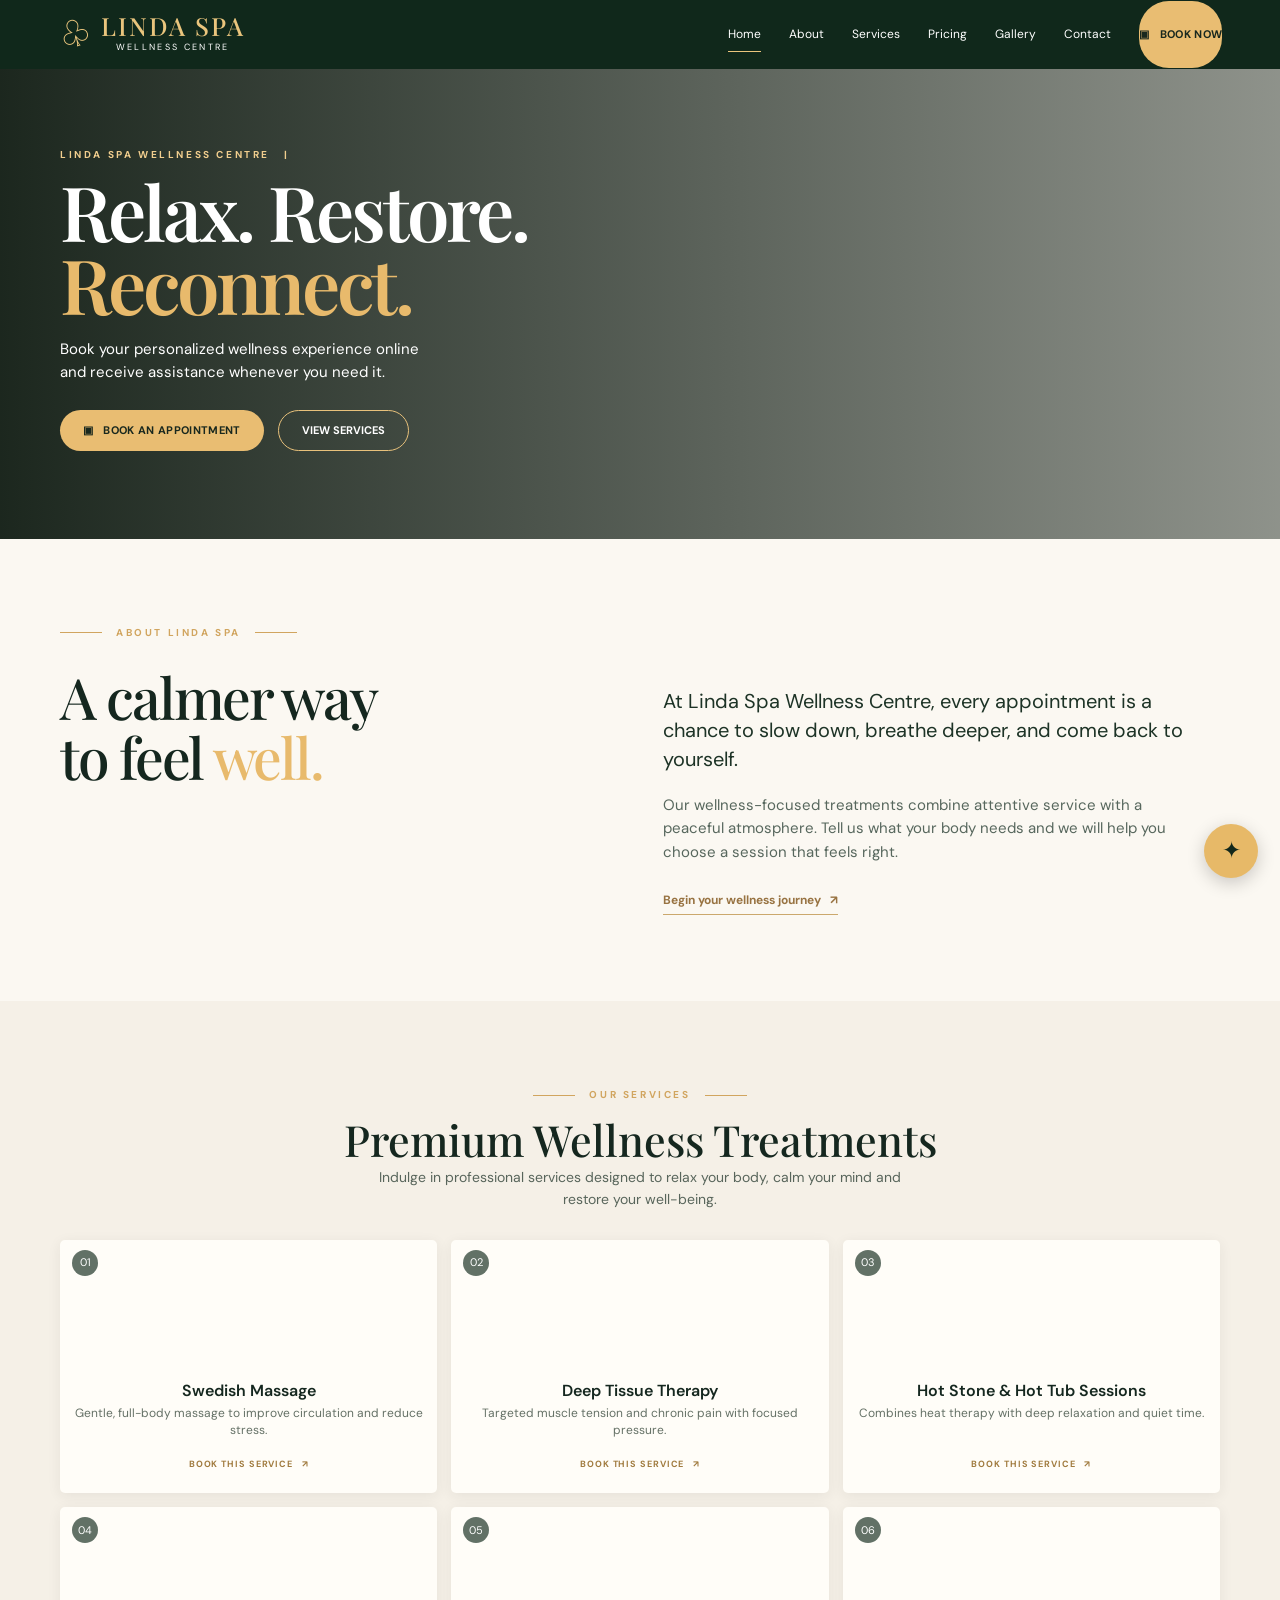
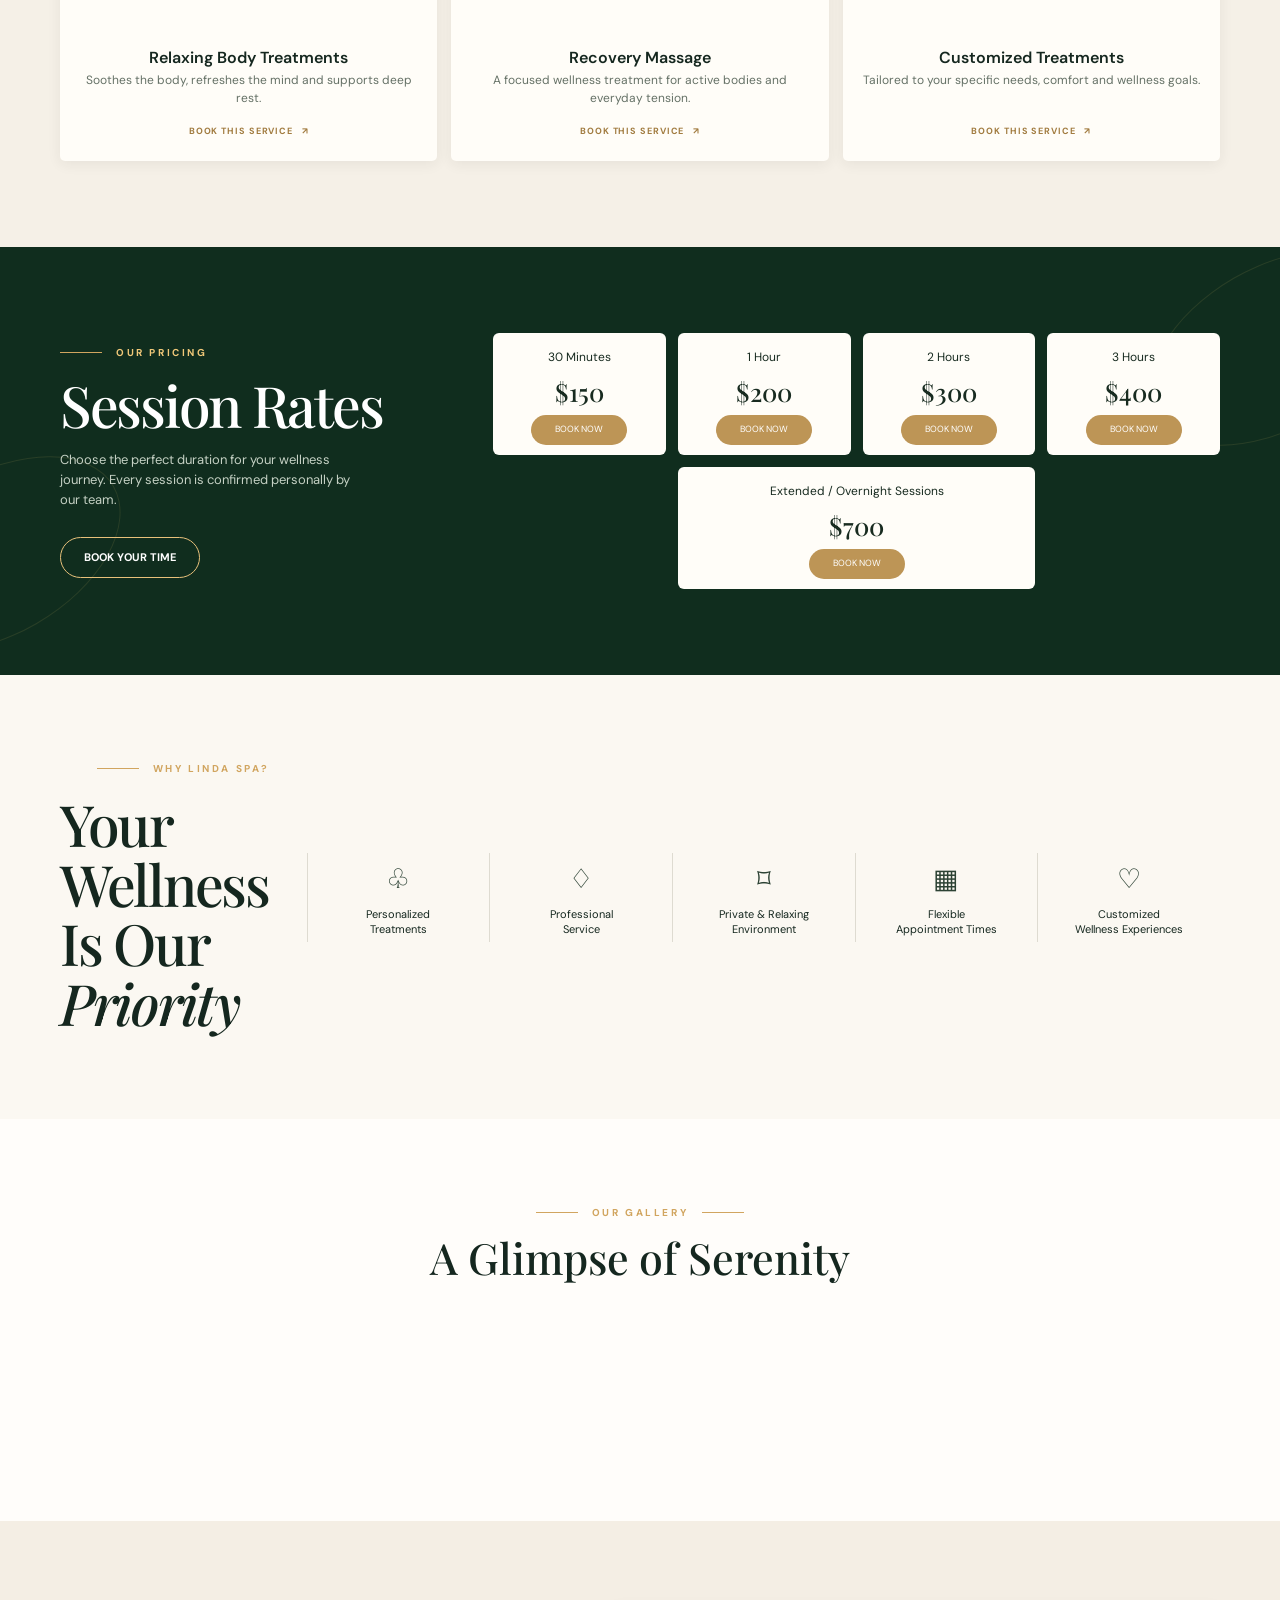
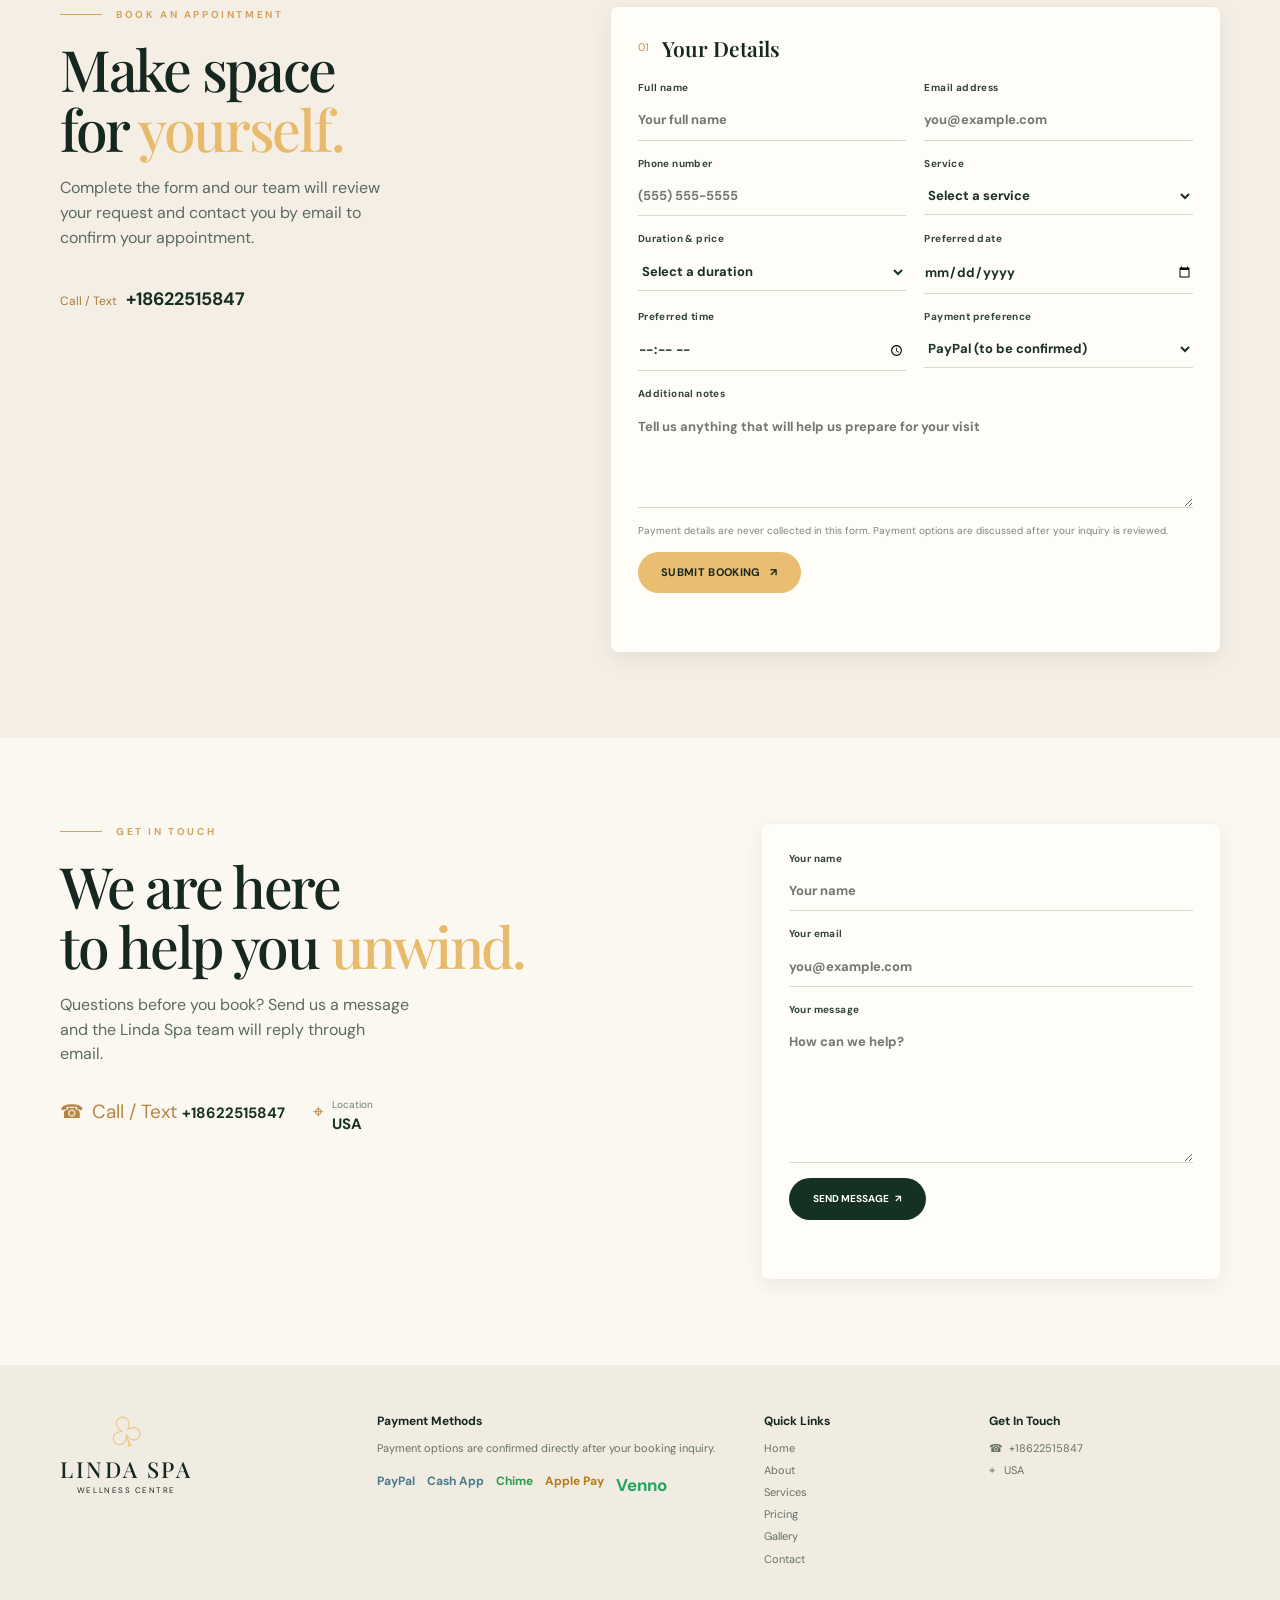
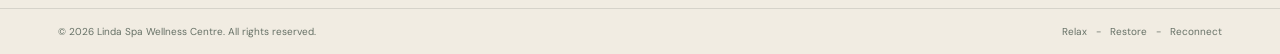
<file: index.html>
<!DOCTYPE html>
<html lang="en">
  <head>
    <meta charset="utf-8" />
    <meta name="viewport" content="width=device-width, initial-scale=1" />
    <meta
      name="description"
      content="Linda Spa Wellness Centre offers professional massage and customized wellness treatments"
    />
    <meta property="og:title" content="Linda Spa Wellness Centre" />
    <meta property="og:site_name" content="Linda Spa Wellness Centre" />
    <meta property="og:type" content="website" />

    <title>Linda Spa Wellness Centre</title>

    <!-- Google Fonts -->
    <link rel="preconnect" href="https://fonts.googleapis.com" />
    <link rel="preconnect" href="https://fonts.gstatic.com" crossorigin />
    <link
      href="https://fonts.googleapis.com/css2?family=DM+Sans:wght@400;500;600;700&family=Playfair+Display:wght@500;600;700&display=swap"
      rel="stylesheet"
    />

    <!-- Stylesheet -->
    <link rel="stylesheet" href="./styles.css" />
  </head>

  <body>
    <!-- Site Header -->
    <header class="site-header" id="home">
      <a class="brand" href="./index.html" aria-label="Linda Spa home">
        <span class="brand-symbol">♧</span>
        <span>
          <strong>LINDA SPA</strong>
          <small>WELLNESS CENTRE <b></b></small>
        </span>
      </a>
      <button class="menu-toggle" aria-label="Open navigation" aria-expanded="false">
        ☰
      </button>
      <nav class="main-nav" aria-label="Main navigation">
        <a class="active" href="#home">Home</a>
        <a href="./about.html">About</a>
        <a href="./services.html">Services</a>
        <a href="./pricing.html">Pricing</a>
        <a href="./gallery.html">Gallery</a>
        <a href="./contact.html">Contact</a>
        <a class="header-book" href="./booking.html">▣ &nbsp; BOOK NOW</a>
      </nav>
    </header>

    <!-- Main Content -->
    <main>
      <!-- Hero Section -->
      <section class="hero-section">
        <div class="hero-overlay"></div>
        <div class="hero-content content-width">
          <p class="kicker">LINDA SPA WELLNESS CENTRE &nbsp; | &nbsp;</p>
          <h1>Relax. Restore.<br /><em>Reconnect.</em></h1>
          <p class="hero-copy">
            Book your personalized wellness experience online and receive assistance whenever you need it.
          </p>
          <div class="hero-buttons">
            <a class="gold-button" href="./booking.html">▣ &nbsp; BOOK AN APPOINTMENT</a>
            <a class="outline-button" href="./services.html">VIEW SERVICES</a>
          </div>
        </div>
      </section>

      <!-- About Section -->
      <section id="about" class="about-section content-width section-pad">
        <div class="section-label"><span></span> ABOUT LINDA SPA <span></span></div>
        <div class="about-grid">
          <div>
            <h2>A calmer way<br />to feel <em>well.</em></h2>
          </div>
          <div>
            <p class="lead-copy">
              At Linda Spa Wellness Centre, every appointment is a chance to slow down, breathe deeper, and come back to yourself.
            </p>
            <p>
              Our wellness-focused treatments combine attentive service with a peaceful atmosphere. Tell us what your body needs and we will help you choose a session that feels right.
            </p>
            <a class="under-link" href="./booking.html">Begin your wellness journey &nbsp; ↗</a>
          </div>
        </div>
      </section>

      <!-- Services Section -->
      <section id="services" class="services-section section-pad">
        <div class="content-width">
          <div class="section-label"><span></span> OUR SERVICES <span></span></div>
          <h2 class="center-title">Premium Wellness Treatments</h2>
          <p class="center-copy">
            Indulge in professional services designed to relax your body, calm your mind and restore your well-being.
          </p>
          <div class="service-grid">
            <article class="service-card">
              <div class="service-photo photo-massage"><span>01</span></div>
              <h3>Swedish Massage</h3>
              <p>Gentle, full-body massage to improve circulation and reduce stress.</p>
              <a href="./booking.html">BOOK THIS SERVICE &nbsp; ↗</a>
            </article>

            <article class="service-card">
              <div class="service-photo photo-deep"><span>02</span></div>
              <h3>Deep Tissue Therapy</h3>
              <p>Targeted muscle tension and chronic pain with focused pressure.</p>
              <a href="./booking.html">BOOK THIS SERVICE &nbsp; ↗</a>
            </article>

            <article class="service-card">
              <div class="service-photo photo-hot"><span>03</span></div>
              <h3>Hot Stone &amp; Hot Tub Sessions</h3>
              <p>Combines heat therapy with deep relaxation and quiet time.</p>
              <a href="./booking.html">BOOK THIS SERVICE &nbsp; ↗</a>
            </article>

            <article class="service-card">
              <div class="service-photo photo-body"><span>04</span></div>
              <h3>Relaxing Body Treatments</h3>
              <p>Soothes the body, refreshes the mind and supports deep rest.</p>
              <a href="./booking.html">BOOK THIS SERVICE &nbsp; ↗</a>
            </article>

            <article class="service-card">
              <div class="service-photo photo-recovery"><span>05</span></div>
              <h3>Recovery Massage</h3>
              <p>A focused wellness treatment for active bodies and everyday tension.</p>
              <a href="./booking.html">BOOK THIS SERVICE &nbsp; ↗</a>
            </article>

            <article class="service-card">
              <div class="service-photo photo-custom"><span>06</span></div>
              <h3>Customized Treatments</h3>
              <p>Tailored to your specific needs, comfort and wellness goals.</p>
              <a href="./booking.html">BOOK THIS SERVICE &nbsp; ↗</a>
            </article>
          </div>
        </div>
      </section>

      <!-- Pricing Section -->
      <section id="pricing" class="pricing-section section-pad">
        <div class="content-width pricing-grid">
          <div class="pricing-copy">
            <div class="section-label light"><span></span> OUR PRICING</div>
            <h2>Session Rates</h2>
            <p>
              Choose the perfect duration for your wellness journey. Every session is confirmed personally by our team.
            </p>
            <a class="outline-button light-button" href="./booking.html">BOOK YOUR TIME</a>
          </div>
          <div class="rate-grid">
            <div class="rate-card">
              <span>30 Minutes</span>
              <strong>$150</strong>
              <a href="./booking.html">BOOK NOW</a>
            </div>
            <div class="rate-card">
              <span>1 Hour</span>
              <strong>$200</strong>
              <a href="./booking.html">BOOK NOW</a>
            </div>
            <div class="rate-card">
              <span>2 Hours</span>
              <strong>$300</strong>
              <a href="./booking.html">BOOK NOW</a>
            </div>
            <div class="rate-card">
              <span>3 Hours</span>
              <strong>$400</strong>
              <a href="./booking.html">BOOK NOW</a>
            </div>
            <div class="rate-card wide-rate">
              <span>Extended / Overnight Sessions</span>
              <strong>$700</strong>
              <a href="./booking.html">BOOK NOW</a>
            </div>
          </div>
        </div>
      </section>

      <!-- Promises Section -->
      <section class="promise-section section-pad">
        <div class="content-width promise-grid">
          <div>
            <div class="section-label"><span></span> WHY LINDA SPA?</div>
            <h2>Your Wellness<br />Is Our <em>Priority</em></h2>
          </div>
          <div class="promise-item">
            <span>♧</span>
            <strong>Personalized<br />Treatments</strong>
          </div>
          <div class="promise-item">
            <span>♢</span>
            <strong>Professional<br />Service</strong>
          </div>
          <div class="promise-item">
            <span>⌑</span>
            <strong>Private &amp; Relaxing<br />Environment</strong>
          </div>
          <div class="promise-item">
            <span>▦</span>
            <strong>Flexible<br />Appointment Times</strong>
          </div>
          <div class="promise-item">
            <span>♡</span>
            <strong>Customized<br />Wellness Experiences</strong>
          </div>
        </div>
      </section>

      <!-- Gallery Section -->
      <section id="gallery" class="gallery-section section-pad">
        <div class="content-width">
          <div class="section-label"><span></span> OUR GALLERY <span></span></div>
          <h2 class="center-title">A Glimpse of Serenity</h2>
          <div class="gallery-grid">
            <div class="gallery-image gallery-one"></div>
            <div class="gallery-image gallery-two"></div>
            <div class="gallery-image gallery-three"></div>
            <div class="gallery-image gallery-four"></div>
            <div class="gallery-image gallery-five"></div>
            <div class="gallery-image gallery-six"></div>
          </div>
        </div>
      </section>

      <!-- Booking Section -->
      <section id="booking" class="booking-section section-pad">
        <div class="content-width booking-grid">
          <div class="booking-copy">
            <div class="section-label"><span></span> BOOK AN APPOINTMENT</div>
            <h2>Make space<br />for <em>yourself.</em></h2>
            <p>
              Complete the form and our team will review your request and contact you by email to confirm your appointment.
            </p>
            <a href="tel:+18622515847" class="phone-link">Call / Text &nbsp; <strong>+18622515847</strong></a>
          </div>

          <form id="booking-form" class="booking-form">
            <div class="form-heading">
              <span>01</span>
              <h3>Your Details</h3>
            </div>
            <div class="form-grid">
              <label>
                Full name
                <input name="name" autocomplete="name" required placeholder="Your full name" />
              </label>

              <label>
                Email address
                <input name="email" type="email" autocomplete="email" required placeholder="you@example.com" />
              </label>

              <label>
                Phone number
                <input name="phone" type="tel" autocomplete="tel" required placeholder="(555) 555-5555" />
              </label>

              <label>
                Service
                <select name="service" required>
                  <option value="">Select a service</option>
                  <option>Swedish Massage</option>
                  <option>Deep Tissue Therapy</option>
                  <option>Hot Stone &amp; Hot Tub Sessions</option>
                  <option>Relaxing Body Treatments</option>
                  <option>Recovery Massage</option>
                  <option>Customized Treatments</option>
                </select>
              </label>

              <label>
                Duration &amp; price
                <select name="duration" required>
                  <option value="">Select a duration</option>
                  <option value="30 minutes">30 Minutes — $150</option>
                  <option value="1 hour">1 Hour — $200</option>
                  <option value="2 hours">2 Hours — $300</option>
                  <option value="3 hours">3 Hours — $400</option>
                  <option value="Extended session">Extended / Overnight — $700</option>
                </select>
              </label>

              <label>
                Preferred date
                <input name="preferredDate" type="date" required />
              </label>

              <label>
                Preferred time
                <input name="preferredTime" type="time" required />
              </label>

              <label>
                Payment preference
                <select name="paymentPreference">
                  <option>PayPal (to be confirmed)</option>
                  <option>Cash App (to be confirmed)</option>
                  <option> Chime (to be confirmed)</option>
                  <option> Apple Pay (to be confirmed)</option>
                  <option>Venno (to be confirmed) </option>
                </select>
              </label>
            </div>

            <label>
              Additional notes
              <textarea name="message" rows="4" placeholder="Tell us anything that will help us prepare for your visit"></textarea>
            </label>

            <p class="form-note">
              Payment details are never collected in this form. Payment options are discussed after your inquiry is reviewed.
            </p>

            <button class="gold-button submit-button" type="submit">
              SUBMIT BOOKING &nbsp; ↗
            </button>

            <div id="form-status" class="form-status" role="status" aria-live="polite"></div>
          </form>
        </div>
      </section>

      <!-- Contact Section -->
      <section id="contact" class="contact-section section-pad">
        <div class="content-width contact-grid">
          <div>
            <div class="section-label"><span></span> GET IN TOUCH</div>
            <h2>We are here<br />to help you <em>unwind.</em></h2>
            <p>
              Questions before you book? Send us a message and the Linda Spa team will reply through email.
            </p>
            <div class="contact-details">
              <a href="tel:+18622515847">
                ☎ <span>Call / Text <strong>+18622515847</strong></span>
              </a>
              <span>
                ⌖ <span>Location <strong>USA</strong></span>
              </span>
            </div>
          </div>

          <form id="contact-form" class="contact-form">
            <label>
              Your name
              <input name="name" required placeholder="Your name" />
            </label>

            <label>
              Your email
              <input name="email" type="email" required placeholder="you@example.com" />
            </label>

            <label>
              Your message
              <textarea name="message" rows="6" required placeholder="How can we help?"></textarea>
            </label>

            <button class="dark-button" type="submit">SEND MESSAGE &nbsp; ↗</button>

            <div id="contact-status" class="form-status" role="status" aria-live="polite"></div>
          </form>
        </div>
      </section>
    </main>

    <!-- Site Footer -->
    <footer class="site-footer">
      <div class="content-width footer-grid">
        <div class="footer-logo">
          <span class="brand-symbol">♧</span>
          <strong>LINDA SPA</strong>
          <small>WELLNESS CENTRE<br /></small>
        </div>

        <div>
          <h4>Payment Methods</h4>
          <p>Payment options are confirmed directly after your booking inquiry.</p>
          <div class="payment-list">
            <span>PayPal</span>
            <span>Cash App  </span>
            <span>Chime </span>
            <span>Apple Pay</span>
            <span>Venno</span>
          </div>
        </div>

        <div>
          <h4>Quick Links</h4>
          <a href="#home">Home</a>
          <a href="./about.html">About</a>
          <a href="./services.html">Services</a>
          <a href="./pricing.html">Pricing</a>
          <a href="./gallery.html">Gallery</a>
          <a href="./contact.html">Contact</a>
        </div>

        <div>
          <h4>Get In Touch</h4>
          <a href="tel:+18622515847">☎ &nbsp;+18622515847</a>
          <p>⌖ &nbsp; USA</p>
        </div>
      </div>

      <div class="footer-bottom">
        <span>© <span id="year"></span> Linda Spa Wellness Centre. All rights reserved.</span>
        <span>Relax &nbsp; - &nbsp; Restore &nbsp; - &nbsp; Reconnect</span>
      </div>
    </footer>

    <!-- Chat Assistant Widget -->
    <button class="chat-launcher" id="chat-launcher" aria-label="Open Linda Spa Assistant">
      ✦
    </button>
    <aside class="chat-panel" id="chat-panel" aria-label="Linda Spa Assistant">
      <div class="chat-header">
        <div>
          <strong>Linda Spa Assistant</strong>
          <small>Usually replies instantly</small>
        </div>
        <button id="chat-close" aria-label="Close chat">×</button>
      </div>

      <div class="chat-messages" id="chat-messages">
        <div class="chat-bubble assistant">
          Hi! Welcome to Linda Spa Wellness Centre. How can I help you today?
        </div>
        <div class="chat-quick">
          <button data-question="services">View services</button>
          <button data-question="prices">View prices</button>
          <button data-question="booking">Book now</button>
          <button data-question="contact">Contact us</button>
        </div>
      </div>

      <form class="chat-form" id="chat-form">
        <input id="chat-input" autocomplete="off" placeholder="Ask a question…" />
        <button aria-label="Send message">➤</button>
      </form>
    </aside>

    <!-- Scripts -->
    <script src="./config.js"></script>
    <script src="./app.js"></script>
  </body>
</html>
</file>
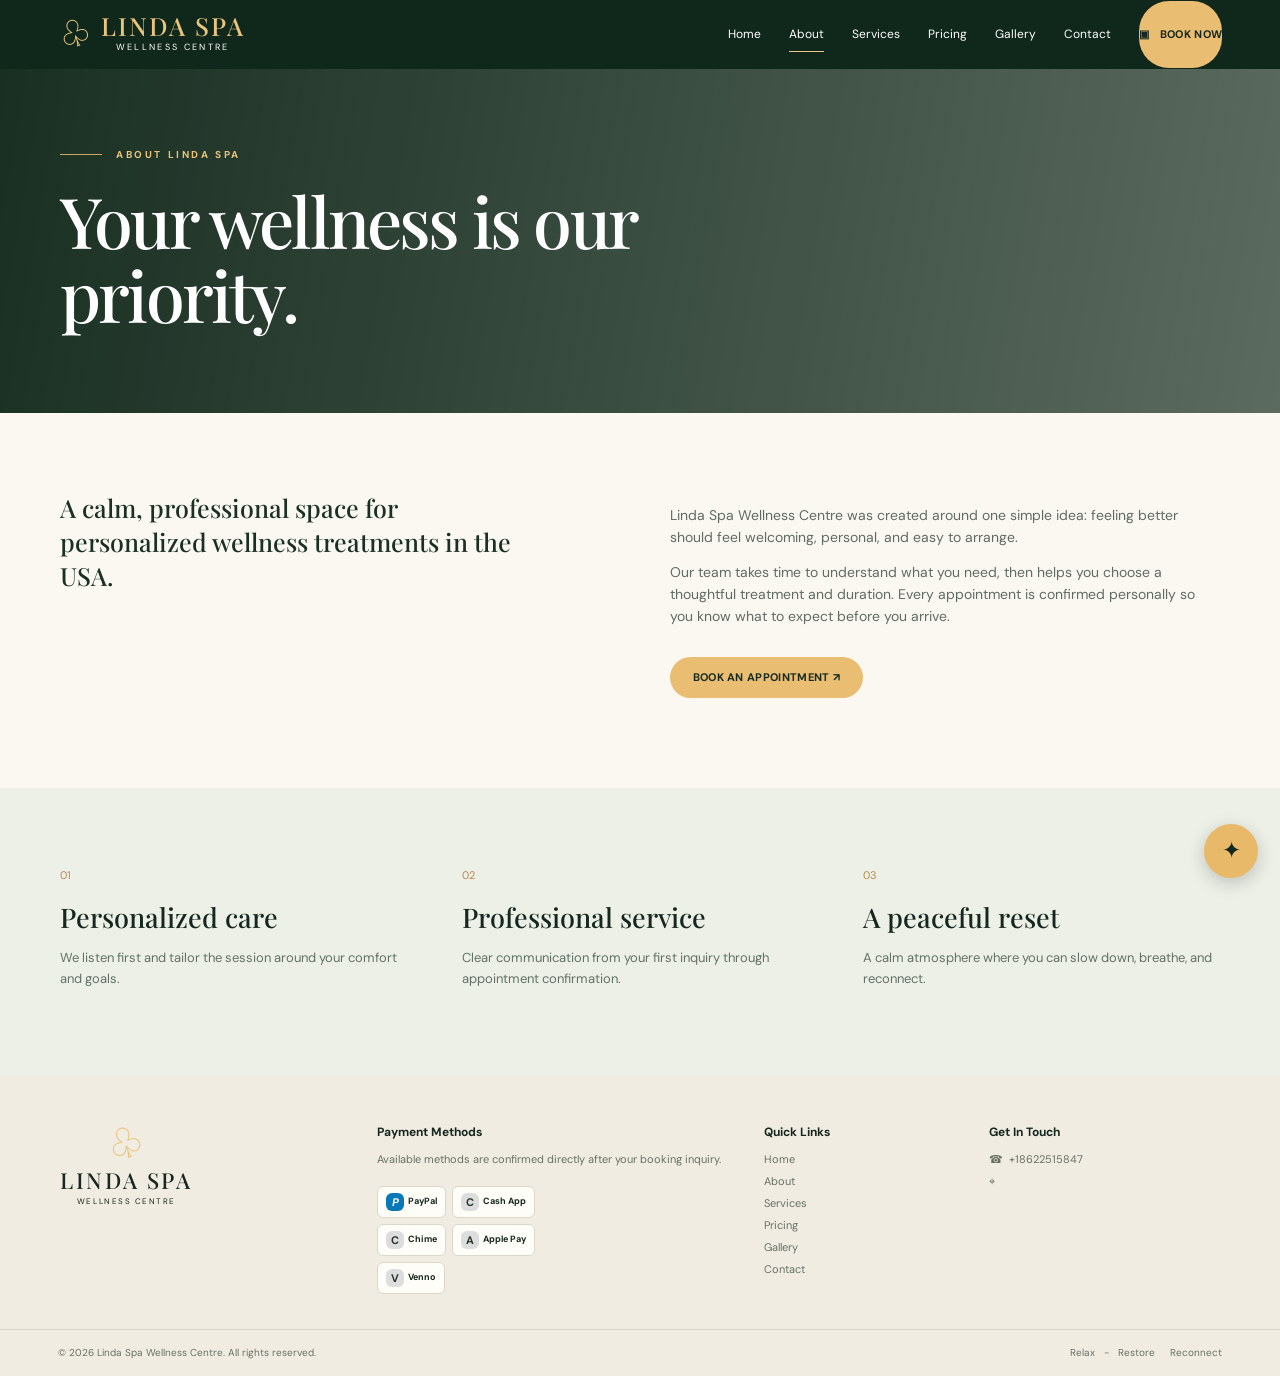
<file: about.html>
<!DOCTYPE html>
<html lang="en">
  <head>
    <meta charset="utf-8" />
    <meta name="viewport" content="width=device-width, initial-scale=1" />
    <meta name="description" content="About | Linda Spa Wellness Centre, USA" />
    <title>About | Linda Spa Wellness Centre</title>
    
    <!-- Google Fonts -->
    <link rel="preconnect" href="https://fonts.googleapis.com" />
    <link rel="preconnect" href="https://fonts.gstatic.com" crossorigin />
    <link
      href="https://fonts.googleapis.com/css2?family=DM+Sans:wght@400;500;600;700&family=Playfair+Display:wght@500;600;700&display=swap"
      rel="stylesheet"
    />
    
    <!-- Stylesheet -->
    <link rel="stylesheet" href="./styles.css" />
  </head>

  <body>
    <!-- Site Header -->
    <header class="site-header">
      <a class="brand" href="./index.html" aria-label="Linda Spa home">
        <span class="brand-symbol">♧</span>
        <span>
          <strong>LINDA SPA</strong>
          <small>WELLNESS CENTRE <b></b></small>
        </span>
      </a>
      <button class="menu-toggle" aria-label="Open navigation" aria-expanded="false">
        ☰
      </button>
      <nav class="main-nav" aria-label="Main navigation">
        <a href="./index.html">Home</a>
        <a href="./about.html" class="active">About</a>
        <a href="./services.html">Services</a>
        <a href="./pricing.html">Pricing</a>
        <a href="./gallery.html">Gallery</a>
        <a href="./contact.html">Contact</a>
        <a class="header-book" href="./booking.html">▣ &nbsp; BOOK NOW</a>
      </nav>
    </header>

    <!-- Main Content -->
    <main>
      <!-- Hero Section -->
      <section class="inner-page-hero">
        <div class="content-width">
          <div class="section-label light">   
            <span></span> ABOUT LINDA SPA
          </div>
          <h1>Your wellness is our priority.</h1>
        </div>
      </section>

      <!-- About Section -->
      <section class="content-width page-content split-page">
        <div>
          <p class="page-lead">
            A calm, professional space for personalized wellness treatments in the USA.
          </p>
        </div>
        <div>
          <p>
            Linda Spa Wellness Centre was created around one simple idea: feeling
            better should feel welcoming, personal, and easy to arrange.
          </p>
          <p>
            Our team takes time to understand what you need, then helps you choose
            a thoughtful treatment and duration. Every appointment is confirmed
            personally so you know what to expect before you arrive.
          </p>
          <a class="gold-button dark-text-button" href="./booking.html">
            BOOK AN APPOINTMENT ↗
          </a>
        </div>
      </section>

      <!-- Core Values Section -->
      <section class="soft-band">
        <div class="content-width values-grid">
          <div>
            <span>01</span>
            <h2>Personalized care</h2>
            <p>We listen first and tailor the session around your comfort and goals.</p>
          </div>
          <div>
            <span>02</span>
            <h2>Professional service</h2>
            <p>Clear communication from your first inquiry through appointment confirmation.</p>
          </div>
          <div>
            <span>03</span>
            <h2>A peaceful reset</h2>
            <p>A calm atmosphere where you can slow down, breathe, and reconnect.</p>
          </div>
        </div>
      </section>
    </main>

    <!-- Site Footer -->
    <footer class="site-footer">
      <div class="content-width footer-grid">
        <div class="footer-logo">
          <span class="brand-symbol">♧</span>
          <strong>LINDA SPA</strong>
          <small>WELLNESS CENTRE<br /></small>
        </div>
        
        <div>
          <h4>Payment Methods</h4>
          <p>Available methods are confirmed directly after your booking inquiry.</p>
          <div class="payment-methods">
            <div class="payment-method paypal">
              <span class="payment-mark">P</span><strong>PayPal</strong>
            </div>
            <div class="payment-method Cash App">
              <span class="payment-mark">C</span><strong>Cash App</strong>
            </div>
            <div class="payment-method Chime">
              <span class="payment-mark">C</span><strong>Chime</strong>
            </div>
            <div class="payment-method Apple Pay">
              <span class="payment-mark">A</span><strong>Apple Pay</strong>
            </div>
            <div class="payment-method Venno">
              <span class="payment-mark">V</span><strong>Venno</strong>
            </div>
          </div>
        </div>

        <div>
          <h4>Quick Links</h4>
          <a href="./index.html">Home</a>
          <a href="./about.html">About</a>
          <a href="./services.html">Services</a>
          <a href="./pricing.html">Pricing</a>
          <a href="./gallery.html">Gallery</a>
          <a href="./contact.html">Contact</a>
        </div>

        <div>
          <h4>Get In Touch</h4>
          <a href="tel:+18622515847">☎ &nbsp;+18622515847</a>
          <p>⌖ &nbsp;</p>
        </div>
      </div>

      <div class="footer-bottom">
        <span>© <span id="year"></span> Linda Spa Wellness Centre. All rights reserved.</span>
        <span>Relax &nbsp; - &nbsp; Restore &nbsp; &nbsp; Reconnect</span>
      </div>
    </footer>

    <!-- Chat Assistant Widget -->
    <button class="chat-launcher" id="chat-launcher" aria-label="Open Linda Spa Assistant">
      ✦
    </button>
    <aside class="chat-panel" id="chat-panel" aria-label="Linda Spa Assistant">
      <div class="chat-header">
        <div>
          <strong>Linda Spa Assistant</strong>
          <small>Usually replies instantly</small>
        </div>
        <button id="chat-close" aria-label="Close chat">×</button>
      </div>
      <div class="chat-messages" id="chat-messages">
        <div class="chat-bubble assistant">
          Hi! Welcome to Linda Spa Wellness Centre. How can I help you today?
        </div>
        <div class="chat-quick">
          <button data-question="services">View services</button>
          <button data-question="prices">View prices</button>
          <button data-question="booking">Book now</button>
          <button data-question="contact">Contact us</button>
        </div>
      </div>
      <form class="chat-form" id="chat-form">
        <input id="chat-input" autocomplete="off" placeholder="Ask a question…" />
        <button aria-label="Send message">➤</button>
      </form>
    </aside>

    <!-- Scripts -->
    <script src="./config.js"></script>
    <script src="./app.js"></script>
  </body>
</html>
</file>
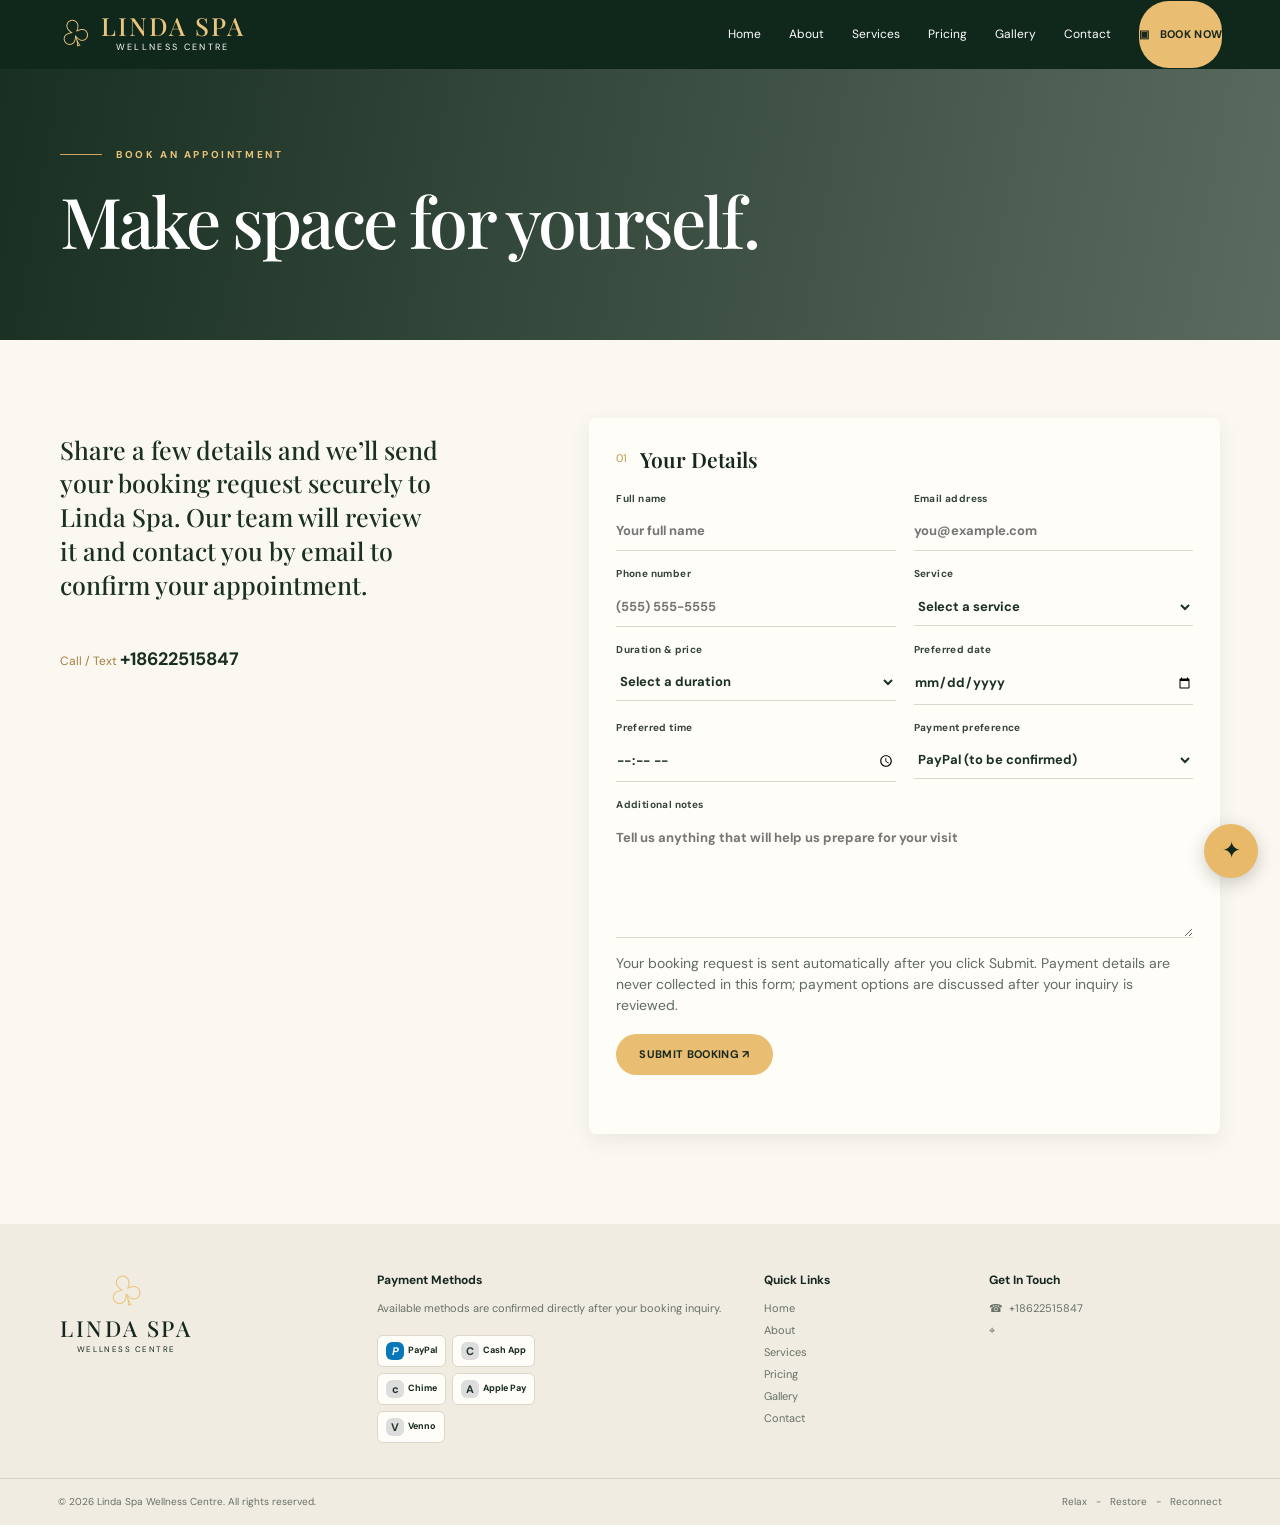
<file: booking.html>
<!DOCTYPE html>
<html lang="en">
  <head>
    <meta charset="utf-8" />
    <meta name="viewport" content="width=device-width, initial-scale=1" />
    <meta name="description" content="Book an Appointment | Linda Spa Wellness Centre, USA" />
    <title>Book an Appointment | Linda Spa Wellness Centre</title>

    <!-- Google Fonts -->
    <link rel="preconnect" href="https://fonts.googleapis.com" />
    <link rel="preconnect" href="https://fonts.gstatic.com" crossorigin />
    <link
      href="https://fonts.googleapis.com/css2?family=DM+Sans:wght@400;500;600;700&family=Playfair+Display:wght@500;600;700&display=swap"
      rel="stylesheet"
    />

    <!-- Stylesheet -->
    <link rel="stylesheet" href="./styles.css" />
  </head>

  <body>
    <!-- Site Header -->
    <header class="site-header">
      <a class="brand" href="./index.html" aria-label="Linda Spa home">
        <span class="brand-symbol">♧</span>
        <span>
          <strong>LINDA SPA</strong>
          <small>WELLNESS CENTRE <b></b></small>
        </span>
      </a>
      <button class="menu-toggle" aria-label="Open navigation" aria-expanded="false">
        ☰
      </button>
      <nav class="main-nav" aria-label="Main navigation">
        <a href="./index.html">Home</a>
        <a href="./about.html">About</a>
        <a href="./services.html">Services</a>
        <a href="./pricing.html">Pricing</a>
        <a href="./gallery.html">Gallery</a>
        <a href="./contact.html">Contact</a>
        <a class="header-book active" href="./booking.html">▣ &nbsp; BOOK NOW</a>
      </nav>
    </header>

    <!-- Main Content -->
    <main>
      <!-- Inner Page Hero -->
      <section class="inner-page-hero">
        <div class="content-width">
          <div class="section-label light">
            <span></span> BOOK AN APPOINTMENT
          </div>
          <h1>Make space for yourself.</h1>
        </div>
      </section>

      <!-- Booking Form Section -->
      <section class="content-width page-content booking-page">
        <div class="booking-intro-page">
          <p class="page-lead">
            Share a few details and we’ll send your booking request securely to Linda Spa. Our team will review it and contact you by email to confirm your appointment.
          </p>
          <a href="tel:+18622515847" class="phone-link">
            Call / Text <strong>+18622515847</strong>
          </a>
        </div>

        <form id="booking-form" class="booking-form">
          <div class="form-heading">
            <span>01</span>
            <h3>Your Details</h3>
          </div>

          <div class="form-grid">
            <label>
              Full name
              <input name="name" autocomplete="name" required placeholder="Your full name" />
            </label>

            <label>
              Email address
              <input name="email" type="email" autocomplete="email" required placeholder="you@example.com" />
            </label>

            <label>
              Phone number
              <input name="phone" type="tel" autocomplete="tel" required placeholder="(555) 555-5555" />
            </label>

            <label>
              Service
              <select name="service" required>
                <option value="">Select a service</option>
                <option>Swedish Massage</option>
                <option>Deep Tissue Therapy</option>
                <option>Hot Stone &amp; Hot Tub Sessions</option>
                <option>Relaxing Body Treatments</option>
                <option>Recovery Massage</option>
                <option>Customized Treatments</option>
              </select>
            </label>

            <label>
              Duration &amp; price
              <select name="duration" required>
                <option value="">Select a duration</option>
                <option value="30 minutes">30 Minutes — $150</option>
                <option value="1 hour">1 Hour — $200</option>
                <option value="2 hours">2 Hours — $300</option>
                <option value="3 hours">3 Hours — $400</option>
                <option value="Extended session">Extended / Overnight — $700</option>
              </select>
            </label>

            <label>
              Preferred date
              <input name="preferredDate" type="date" required />
            </label>

            <label>
              Preferred time
              <input name="preferredTime" type="time" required />
            </label>

            <label>
              Payment preference
              <select name="paymentPreference">
                <option>PayPal (to be confirmed)</option>
                <option>Cash App (to be confirmed)</option>
                <option>Chime (to be confirmed)</option>
                <option> Apple Pay (to be confirmed)</option>
                <option>Venno (to be confirmed)</option>
              </select>
            </label>
          </div>

          <label>
            Additional notes
            <textarea name="message" rows="5" placeholder="Tell us anything that will help us prepare for your visit"></textarea>
          </label>

          <p class="form-note">
            Your booking request is sent automatically after you click Submit. Payment details are never collected in this form; payment options are discussed after your inquiry is reviewed.
          </p>

          <button class="gold-button submit-button" type="submit">
            SUBMIT BOOKING ↗
          </button>

          <div id="form-status" class="form-status" role="status" aria-live="polite"></div>
        </form>
      </section>
    </main>

    <!-- Site Footer -->
    <footer class="site-footer">
      <div class="content-width footer-grid">
        <div class="footer-logo">
          <span class="brand-symbol">♧</span>
          <strong>LINDA SPA</strong>
          <small>WELLNESS CENTRE<br /></small>
        </div>

        <div>
          <h4>Payment Methods</h4>
          <p>Available methods are confirmed directly after your booking inquiry.</p>
          <div class="payment-methods">
            <div class="payment-method paypal"><span class="payment-mark">P</span><strong>PayPal</strong></div>
            <div class="payment-method Cash App"><span class="payment-mark">C</span><strong>Cash App</strong></div>
            <div class="payment-method Chime"><span class="payment-mark">c</span><strong>Chime</strong></div>
            <div class="payment-method Apple Pay"><span class="payment-mark">A</span><strong>Apple Pay</strong></div>
            <div class="payment-method Venno"><span class="payment-mark">V</span><strong>Venno</strong></div>
          </div>
        </div>

        <div>
          <h4>Quick Links</h4>
          <a href="./index.html">Home</a>
          <a href="./about.html">About</a>
          <a href="./services.html">Services</a>
          <a href="./pricing.html">Pricing</a>
          <a href="./gallery.html">Gallery</a>
          <a href="./contact.html">Contact</a>
        </div>

        <div>
          <h4>Get In Touch</h4>
          <a href="tel:+18622515847">☎ &nbsp;+18622515847</a>
          <p>⌖ &nbsp;</p>
        </div>
      </div>

      <div class="footer-bottom">
        <span>© <span id="year"></span> Linda Spa Wellness Centre. All rights reserved.</span>
        <span>Relax &nbsp; - &nbsp; Restore &nbsp; - &nbsp; Reconnect</span>
      </div>
    </footer>

    <!-- Chat Assistant Widget -->
    <button class="chat-launcher" id="chat-launcher" aria-label="Open Linda Spa Assistant">
      ✦
    </button>
    <aside class="chat-panel" id="chat-panel" aria-label="Linda Spa Assistant">
      <div class="chat-header">
        <div>
          <strong>Linda Spa Assistant</strong>
          <small>Usually replies instantly</small>
        </div>
        <button id="chat-close" aria-label="Close chat">×</button>
      </div>

      <div class="chat-messages" id="chat-messages">
        <div class="chat-bubble assistant">
          Hi! Welcome to Linda Spa Wellness Centre. How can I help you today?
        </div>
        <div class="chat-quick">
          <button data-question="services">View services</button>
          <button data-question="prices">View prices</button>
          <button data-question="booking">Book now</button>
          <button data-question="contact">Contact us</button>
        </div>
      </div>

      <form class="chat-form" id="chat-form">
        <input id="chat-input" autocomplete="off" placeholder="Ask a question…" />
        <button aria-label="Send message">➤</button>
      </form>
    </aside>

    <!-- Scripts -->
    <script src="./config.js"></script>
    <script src="./app.js"></script>
  </body>
</html>
</file>
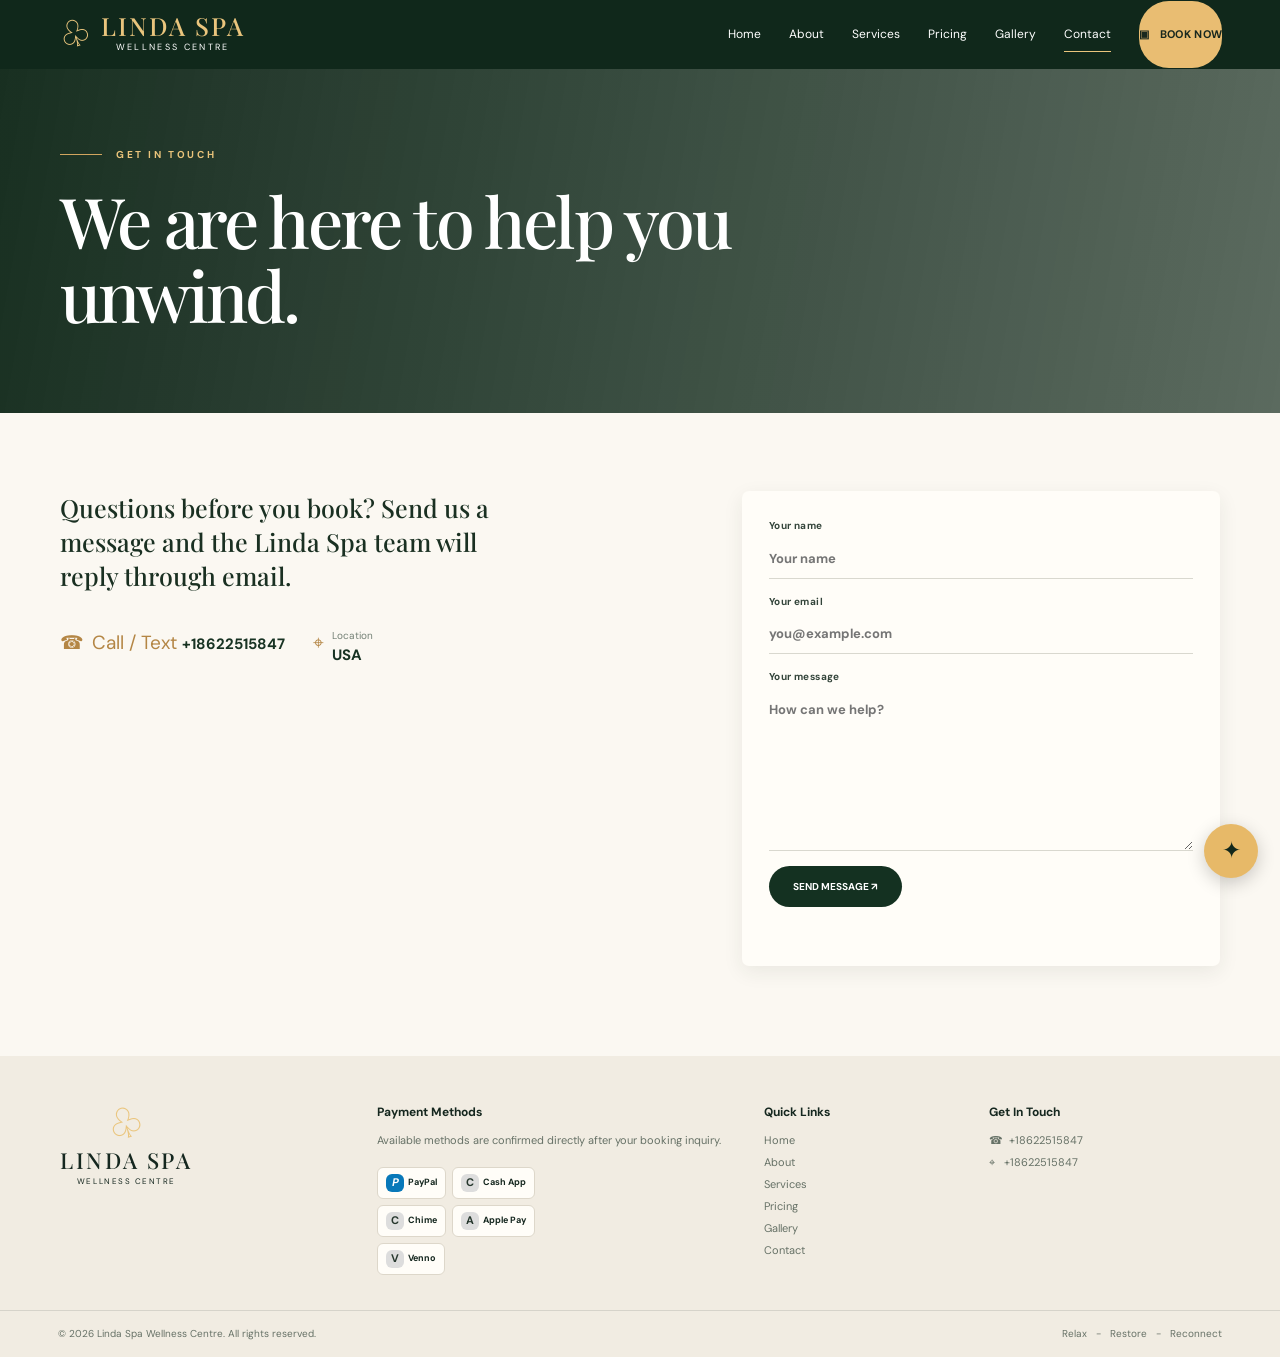
<file: contact.html>
<!DOCTYPE html>
<html lang="en">
  <head>
    <meta charset="utf-8" />
    <meta name="viewport" content="width=device-width, initial-scale=1" />
    <meta name="description" content="Contact | Linda Spa Wellness Centre, USA" />
    <title>Contact | Linda Spa Wellness Centre</title>

    <!-- Google Fonts -->
    <link rel="preconnect" href="https://fonts.googleapis.com" />
    <link rel="preconnect" href="https://fonts.gstatic.com" crossorigin />
    <link
      href="https://fonts.googleapis.com/css2?family=DM+Sans:wght@400;500;600;700&family=Playfair+Display:wght@500;600;700&display=swap"
      rel="stylesheet"
    />

    <!-- Stylesheet -->
    <link rel="stylesheet" href="./styles.css" />
  </head>

  <body>
    <!-- Site Header -->
    <header class="site-header">
      <a class="brand" href="./index.html" aria-label="Linda Spa home">
        <span class="brand-symbol">♧</span>
        <span>
          <strong>LINDA SPA</strong>
          <small>WELLNESS CENTRE <b></b></small>
        </span>
      </a>
      <button class="menu-toggle" aria-label="Open navigation" aria-expanded="false">
        ☰
      </button>
      <nav class="main-nav" aria-label="Main navigation">
        <a href="./index.html">Home</a>
        <a href="./about.html">About</a>
        <a href="./services.html">Services</a>
        <a href="./pricing.html">Pricing</a>
        <a href="./gallery.html">Gallery</a>
        <a href="./contact.html" class="active">Contact</a>
        <a class="header-book" href="./booking.html">▣ &nbsp; BOOK NOW</a>
      </nav>
    </header>

    <!-- Main Content -->
    <main>
      <!-- Page Hero Section -->
      <section class="inner-page-hero">
        <div class="content-width">
          <div class="section-label light">
            <span></span> GET IN TOUCH
          </div>
          <h1>We are here to help you unwind.</h1>
        </div>
      </section>

      <!-- Contact Content Section -->
      <section class="content-width page-content contact-page">
        <div>
          <p class="page-lead">
            Questions before you book? Send us a message and the Linda Spa team will reply through email.
          </p>
          <div class="contact-details">
            <a href="tel:+18622515847">
              ☎ <span>Call / Text <strong>+18622515847</strong></span>
            </a>
            <span>
              ⌖ <span>Location <strong>USA</strong></span>
            </span>
          </div>
        </div>

        <!-- Contact Form -->
        <form id="contact-form" class="contact-form">
          <label>
            Your name
            <input name="name" required placeholder="Your name" />
          </label>

          <label>
            Your email
            <input name="email" type="email" required placeholder="you@example.com" />
          </label>

          <label>
            Your message
            <textarea name="message" rows="7" required placeholder="How can we help?"></textarea>
          </label>

          <button class="dark-button" type="submit">SEND MESSAGE ↗</button>
          
          <div id="contact-status" class="form-status" role="status" aria-live="polite"></div>
        </form>
      </section>
    </main>

    <!-- Site Footer -->
    <footer class="site-footer">
      <div class="content-width footer-grid">
        <div class="footer-logo">
          <span class="brand-symbol">♧</span>
          <strong>LINDA SPA</strong>
          <small>WELLNESS CENTRE<br /></small>
        </div>

        <div>
          <h4>Payment Methods</h4>
          <p>Available methods are confirmed directly after your booking inquiry.</p>
          <div class="payment-methods">
            <div class="payment-method paypal"><span class="payment-mark">P</span><strong>PayPal</strong></div>
            <div class="payment-method Cash App"><span class="payment-mark">C</span><strong>Cash App</strong></div>
            <div class="payment-method Chime"><span class="payment-mark">C</span><strong>Chime</strong></div>
            <div class="payment-method Apple Pay"><span class="payment-mark">A</span><strong>Apple Pay</strong></div>
            <div class="payment-method Venno"><span class="payment-mark">V</span><strong>Venno</strong></div>
          </div>
        </div>

        <div>
          <h4>Quick Links</h4>
          <a href="./index.html">Home</a>
          <a href="./about.html">About</a>
          <a href="./services.html">Services</a>
          <a href="./pricing.html">Pricing</a>
          <a href="./gallery.html">Gallery</a>
          <a href="./contact.html">Contact</a>
        </div>

        <div>
          <h4>Get In Touch</h4>
          <a href="tel:+18622515847">☎ &nbsp;+18622515847</a>
          <p>⌖ &nbsp; +18622515847</p>
        </div>
      </div>

      <div class="footer-bottom">
        <span>© <span id="year"></span> Linda Spa Wellness Centre. All rights reserved.</span>
        <span>Relax &nbsp; - &nbsp; Restore &nbsp; - &nbsp; Reconnect</span>
      </div>
    </footer>

    <!-- Chat Assistant Widget -->
    <button class="chat-launcher" id="chat-launcher" aria-label="Open Linda Spa Assistant">
      ✦
    </button>
    <aside class="chat-panel" id="chat-panel" aria-label="Linda Spa Assistant">
      <div class="chat-header">
        <div>
          <strong>Linda Spa Assistant</strong>
          <small>Usually replies instantly</small>
        </div>
        <button id="chat-close" aria-label="Close chat">×</button>
      </div>

      <div class="chat-messages" id="chat-messages">
        <div class="chat-bubble assistant">
          Hi! Welcome to Linda Spa Wellness Centre. How can I help you today?
        </div>
        <div class="chat-quick">
          <button data-question="services">View services</button>
          <button data-question="prices">View prices</button>
          <button data-question="booking">Book now</button>
          <button data-question="contact">Contact us</button>
        </div>
      </div>

      <form class="chat-form" id="chat-form">
        <input id="chat-input" autocomplete="off" placeholder="Ask a question…" />
        <button aria-label="Send message">➤</button>
      </form>
    </aside>

    <!-- Scripts -->
    <script src="./config.js"></script>
    <script src="./app.js"></script>
  </body>
</html>
</file>
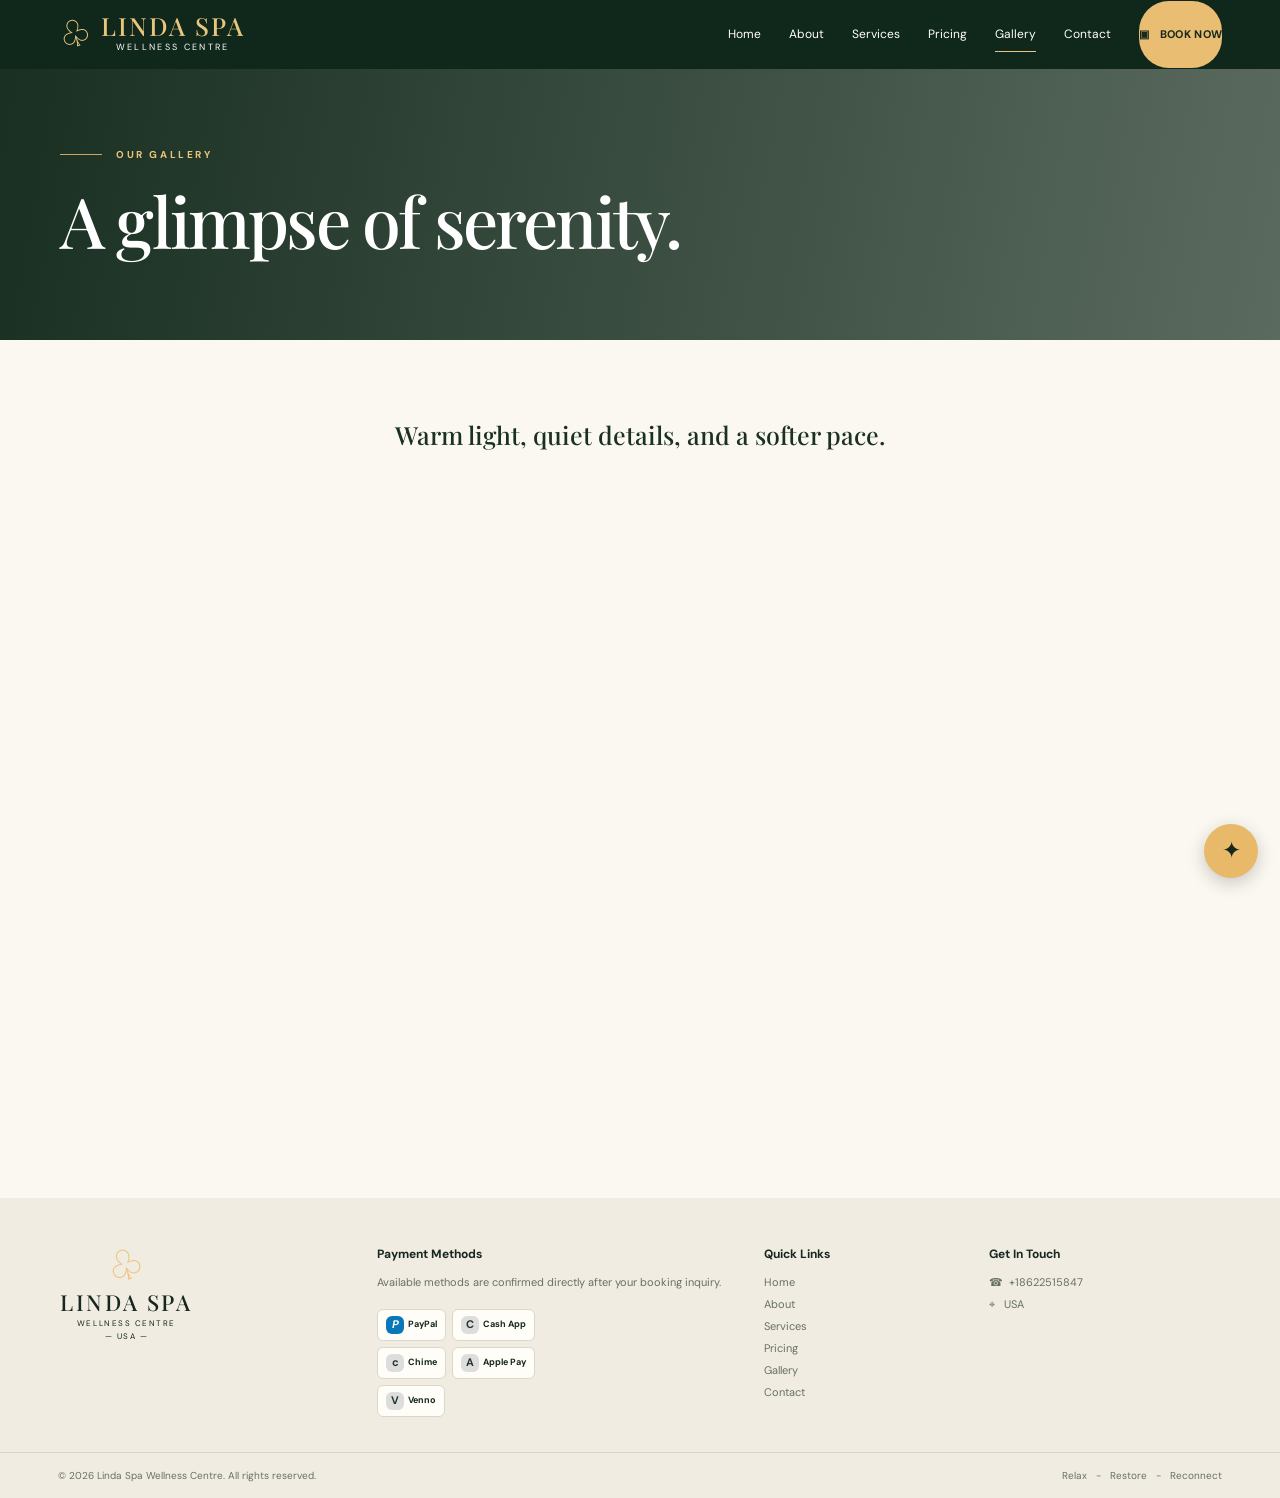
<file: gallery.html>
<!DOCTYPE html>
<html lang="en">
  <head>
    <meta charset="utf-8" />
    <meta name="viewport" content="width=device-width, initial-scale=1" />
    <meta name="description" content="Gallery | Linda Spa Wellness Centre, USA" />
    <title>Gallery | Linda Spa Wellness Centre</title>

    <!-- Google Fonts -->
    <link rel="preconnect" href="https://fonts.googleapis.com" />
    <link rel="preconnect" href="https://fonts.gstatic.com" crossorigin />
    <link
      href="https://fonts.googleapis.com/css2?family=DM+Sans:wght@400;500;600;700&family=Playfair+Display:wght@500;600;700&display=swap"
      rel="stylesheet"
    />

    <!-- Stylesheet -->
    <link rel="stylesheet" href="./styles.css" />
  </head>

  <body>
    <!-- Site Header -->
    <header class="site-header">
      <a class="brand" href="./index.html" aria-label="Linda Spa home">
        <span class="brand-symbol">♧</span>
        <span>
          <strong>LINDA SPA</strong>
          <small>WELLNESS CENTRE <b></b></small>
        </span>
      </a>
      <button class="menu-toggle" aria-label="Open navigation" aria-expanded="false">
        ☰
      </button>
      <nav class="main-nav" aria-label="Main navigation">
        <a href="./index.html">Home</a>
        <a href="./about.html">About</a>
        <a href="./services.html">Services</a>
        <a href="./pricing.html">Pricing</a>
        <a href="./gallery.html" class="active">Gallery</a>
        <a href="./contact.html">Contact</a>
        <a class="header-book" href="./booking.html">▣ &nbsp; BOOK NOW</a>
      </nav>
    </header>

    <!-- Main Content -->
    <main>
      <!-- Page Hero Section -->
      <section class="inner-page-hero">
        <div class="content-width">
          <div class="section-label light">
            <span></span> OUR GALLERY
          </div>
          <h1>A glimpse of serenity.</h1>
        </div>
      </section>

      <!-- Gallery Grid Section -->
      <section class="content-width page-content">
        <p class="page-lead centered-lead">Warm light, quiet details, and a softer pace.</p>

        <div class="gallery-page-grid">
          <div class="gallery-image gallery-one"></div>
          <div class="gallery-image gallery-two"></div>
          <div class="gallery-image gallery-three"></div>
          <div class="gallery-image gallery-four"></div>
          <div class="gallery-image gallery-five"></div>
          <div class="gallery-image gallery-six"></div>
          <div class="gallery-image gallery-two"></div>
          <div class="gallery-image gallery-four"></div>
        </div>
      </section>
    </main>

    <!-- Site Footer -->
    <footer class="site-footer">
      <div class="content-width footer-grid">
        <div class="footer-logo">
          <span class="brand-symbol">♧</span>
          <strong>LINDA SPA</strong>
          <small>WELLNESS CENTRE<br />— USA —</small>
        </div>

        <div>
          <h4>Payment Methods</h4>
          <p>Available methods are confirmed directly after your booking inquiry.</p>
          <div class="payment-methods">
            <div class="payment-method paypal"><span class="payment-mark">P</span><strong>PayPal</strong></div>
            <div class="payment-method Cash App"><span class="payment-mark">C</span><strong>Cash App</strong></div>
            <div class="payment-method Chime"><span class="payment-mark">c</span><strong>Chime</strong></div>
            <div class="payment-method Apple Pay"><span class="payment-mark">A</span><strong>Apple Pay</strong></div>
            <div class="payment-method Venno"><span class="payment-mark">V</span><strong>Venno</strong></div>
          </div>
        </div>

        <div>
          <h4>Quick Links</h4>
          <a href="./index.html">Home</a>
          <a href="./about.html">About</a>
          <a href="./services.html">Services</a>
          <a href="./pricing.html">Pricing</a>
          <a href="./gallery.html">Gallery</a>
          <a href="./contact.html">Contact</a>
        </div>

        <div>
          <h4>Get In Touch</h4>
          <a href="tel:+18622515847">☎ &nbsp;+18622515847</a>
          <p>⌖ &nbsp; USA</p>
        </div>
      </div>

      <div class="footer-bottom">
        <span>© <span id="year"></span> Linda Spa Wellness Centre. All rights reserved.</span>
        <span>Relax &nbsp; - &nbsp; Restore &nbsp; - &nbsp; Reconnect</span>
      </div>
    </footer>

    <!-- Chat Assistant Widget -->
    <button class="chat-launcher" id="chat-launcher" aria-label="Open Linda Spa Assistant">
      ✦
    </button>
    <aside class="chat-panel" id="chat-panel" aria-label="Linda Spa Assistant">
      <div class="chat-header">
        <div>
          <strong>Linda Spa Assistant</strong>
          <small>Usually replies instantly</small>
        </div>
        <button id="chat-close" aria-label="Close chat">×</button>
      </div>

      <div class="chat-messages" id="chat-messages">
        <div class="chat-bubble assistant">
          Hi! Welcome to Linda Spa Wellness Centre. How can I help you today?
        </div>
        <div class="chat-quick">
          <button data-question="services">View services</button>
          <button data-question="prices">View prices</button>
          <button data-question="booking">Book now</button>
          <button data-question="contact">Contact us</button>
        </div>
      </div>

      <form class="chat-form" id="chat-form">
        <input id="chat-input" autocomplete="off" placeholder="Ask a question…" />
        <button aria-label="Send message">➤</button>
      </form>
    </aside>

    <!-- Scripts -->
    <script src="./config.js"></script>
    <script src="./app.js"></script>
  </body>
</html>
</file>
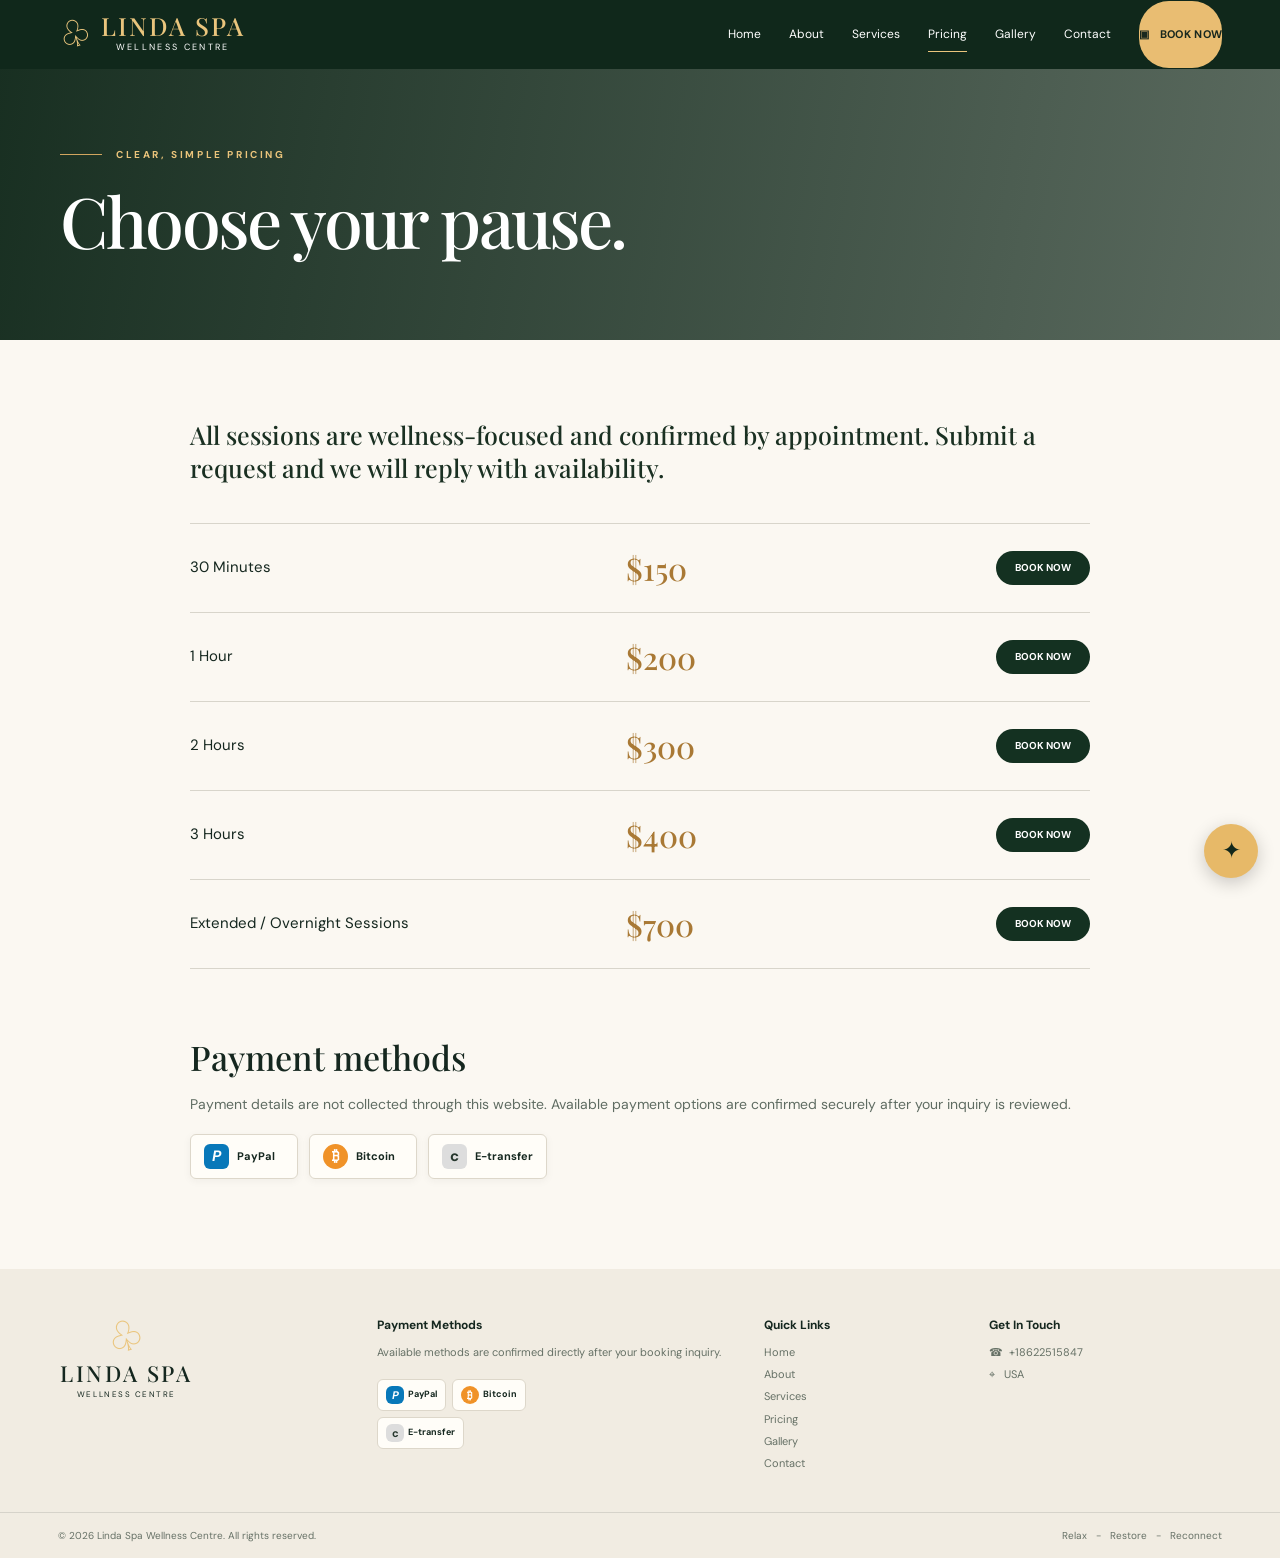
<file: pricing.html>
<!DOCTYPE html>
<html lang="en">
  <head>
    <meta charset="utf-8" />
    <meta name="viewport" content="width=device-width, initial-scale=1" />
    <meta name="description" content="Pricing | Linda Spa Wellness Centre, USA" />
    <title>Pricing | Linda Spa Wellness Centre</title>

    <!-- Google Fonts -->
    <link rel="preconnect" href="https://fonts.googleapis.com" />
    <link rel="preconnect" href="https://fonts.gstatic.com" crossorigin />
    <link
      href="https://fonts.googleapis.com/css2?family=DM+Sans:wght@400;500;600;700&family=Playfair+Display:wght@500;600;700&display=swap"
      rel="stylesheet"
    />

    <!-- Stylesheet -->
    <link rel="stylesheet" href="./styles.css" />
  </head>

  <body>
    <!-- Site Header -->
    <header class="site-header">
      <a class="brand" href="./index.html" aria-label="Linda Spa home">
        <span class="brand-symbol">♧</span>
        <span>
          <strong>LINDA SPA</strong>
          <small>WELLNESS CENTRE <b></b></small>
        </span>
      </a>
      <button class="menu-toggle" aria-label="Open navigation" aria-expanded="false">
        ☰
      </button>
      <nav class="main-nav" aria-label="Main navigation">
        <a href="./index.html">Home</a>
        <a href="./about.html">About</a>
        <a href="./services.html">Services</a>
        <a href="./pricing.html" class="active">Pricing</a>
        <a href="./gallery.html">Gallery</a>
        <a href="./contact.html">Contact</a>
        <a class="header-book" href="./booking.html">▣ &nbsp; BOOK NOW</a>
      </nav>
    </header>

    <!-- Main Content -->
    <main>
      <!-- Inner Page Hero -->
      <section class="inner-page-hero">
        <div class="content-width">
          <div class="section-label light">
            <span></span> CLEAR, SIMPLE PRICING
          </div>
          <h1>Choose your pause.</h1>
        </div>
      </section>

      <!-- Pricing Content Section -->
      <section class="content-width page-content pricing-page">
        <p class="page-lead">
          All sessions are wellness-focused and confirmed by appointment. Submit a request and we will reply with availability.
        </p>

        <!-- Rate Cards List -->
        <div class="large-rate-list">
          <div>
            <span>30 Minutes</span>
            <strong>$150</strong>
            <a href="./booking.html">BOOK NOW</a>
          </div>
          <div>
            <span>1 Hour</span>
            <strong>$200</strong>
            <a href="./booking.html">BOOK NOW</a>
          </div>
          <div>
            <span>2 Hours</span>
            <strong>$300</strong>
            <a href="./booking.html">BOOK NOW</a>
          </div>
          <div>
            <span>3 Hours</span>
            <strong>$400</strong>
            <a href="./booking.html">BOOK NOW</a>
          </div>
          <div>
            <span>Extended / Overnight Sessions</span>
            <strong>$700</strong>
            <a href="./booking.html">BOOK NOW</a>
          </div>
        </div>

        <!-- Payment Methods Section -->
        <h2 class="payment-title">Payment methods</h2>
        <p>
          Payment details are not collected through this website. Available payment options are confirmed securely after your inquiry is reviewed.
        </p>

        <div class="payment-methods">
          <div class="payment-method paypal">
            <span class="payment-mark">P</span><strong>PayPal</strong>
          </div>
          <div class="payment-method bitcoin">
            <span class="payment-mark">₿</span><strong>Bitcoin</strong>
          </div>
          <div class="payment-method E-transfer">
            <span class="payment-mark">c</span><strong>E-transfer</strong>
          </div>
        </div>
      </section>
    </main>

    <!-- Site Footer -->
    <footer class="site-footer">
      <div class="content-width footer-grid">
        <div class="footer-logo">
          <span class="brand-symbol">♧</span>
          <strong>LINDA SPA</strong>
          <small>WELLNESS CENTRE<br /></small>
        </div>

        <div>
          <h4>Payment Methods</h4>
          <p>Available methods are confirmed directly after your booking inquiry.</p>
          <div class="payment-methods">
            <div class="payment-method paypal">
              <span class="payment-mark">P</span><strong>PayPal</strong>
            </div>
            <div class="payment-method bitcoin">
              <span class="payment-mark">₿</span><strong>Bitcoin</strong>
            </div>
            <div class="payment-method E-transfer">
              <span class="payment-mark">c</span><strong>E-transfer</strong>
            </div>
          </div>
        </div>

        <div>
          <h4>Quick Links</h4>
          <a href="./index.html">Home</a>
          <a href="./about.html">About</a>
          <a href="./services.html">Services</a>
          <a href="./pricing.html">Pricing</a>
          <a href="./gallery.html">Gallery</a>
          <a href="./contact.html">Contact</a>
        </div>

        <div>
          <h4>Get In Touch</h4>
          <a href="tel:+18622515847">☎ &nbsp;+18622515847</a>
          <p>⌖ &nbsp; USA</p>
        </div>
      </div>

      <div class="footer-bottom">
        <span>© <span id="year"></span> Linda Spa Wellness Centre. All rights reserved.</span>
        <span>Relax &nbsp; - &nbsp; Restore &nbsp; - &nbsp; Reconnect</span>
      </div>
    </footer>

    <!-- Chat Assistant Widget -->
    <button class="chat-launcher" id="chat-launcher" aria-label="Open Linda Spa Assistant">
      ✦
    </button>
    <aside class="chat-panel" id="chat-panel" aria-label="Linda Spa Assistant">
      <div class="chat-header">
        <div>
          <strong>Linda Spa Assistant</strong>
          <small>Usually replies instantly</small>
        </div>
        <button id="chat-close" aria-label="Close chat">×</button>
      </div>

      <div class="chat-messages" id="chat-messages">
        <div class="chat-bubble assistant">
          Hi! Welcome to Linda Spa Wellness Centre. How can I help you today?
        </div>
        <div class="chat-quick">
          <button data-question="services">View services</button>
          <button data-question="prices">View prices</button>
          <button data-question="booking">Book now</button>
          <button data-question="contact">Contact us</button>
        </div>
      </div>

      <form class="chat-form" id="chat-form">
        <input id="chat-input" autocomplete="off" placeholder="Ask a question…" />
        <button aria-label="Send message">➤</button>
      </form>
    </aside>

    <!-- Scripts -->
    <script src="./config.js"></script>
    <script src="./app.js"></script>
  </body>
</html>
</file>
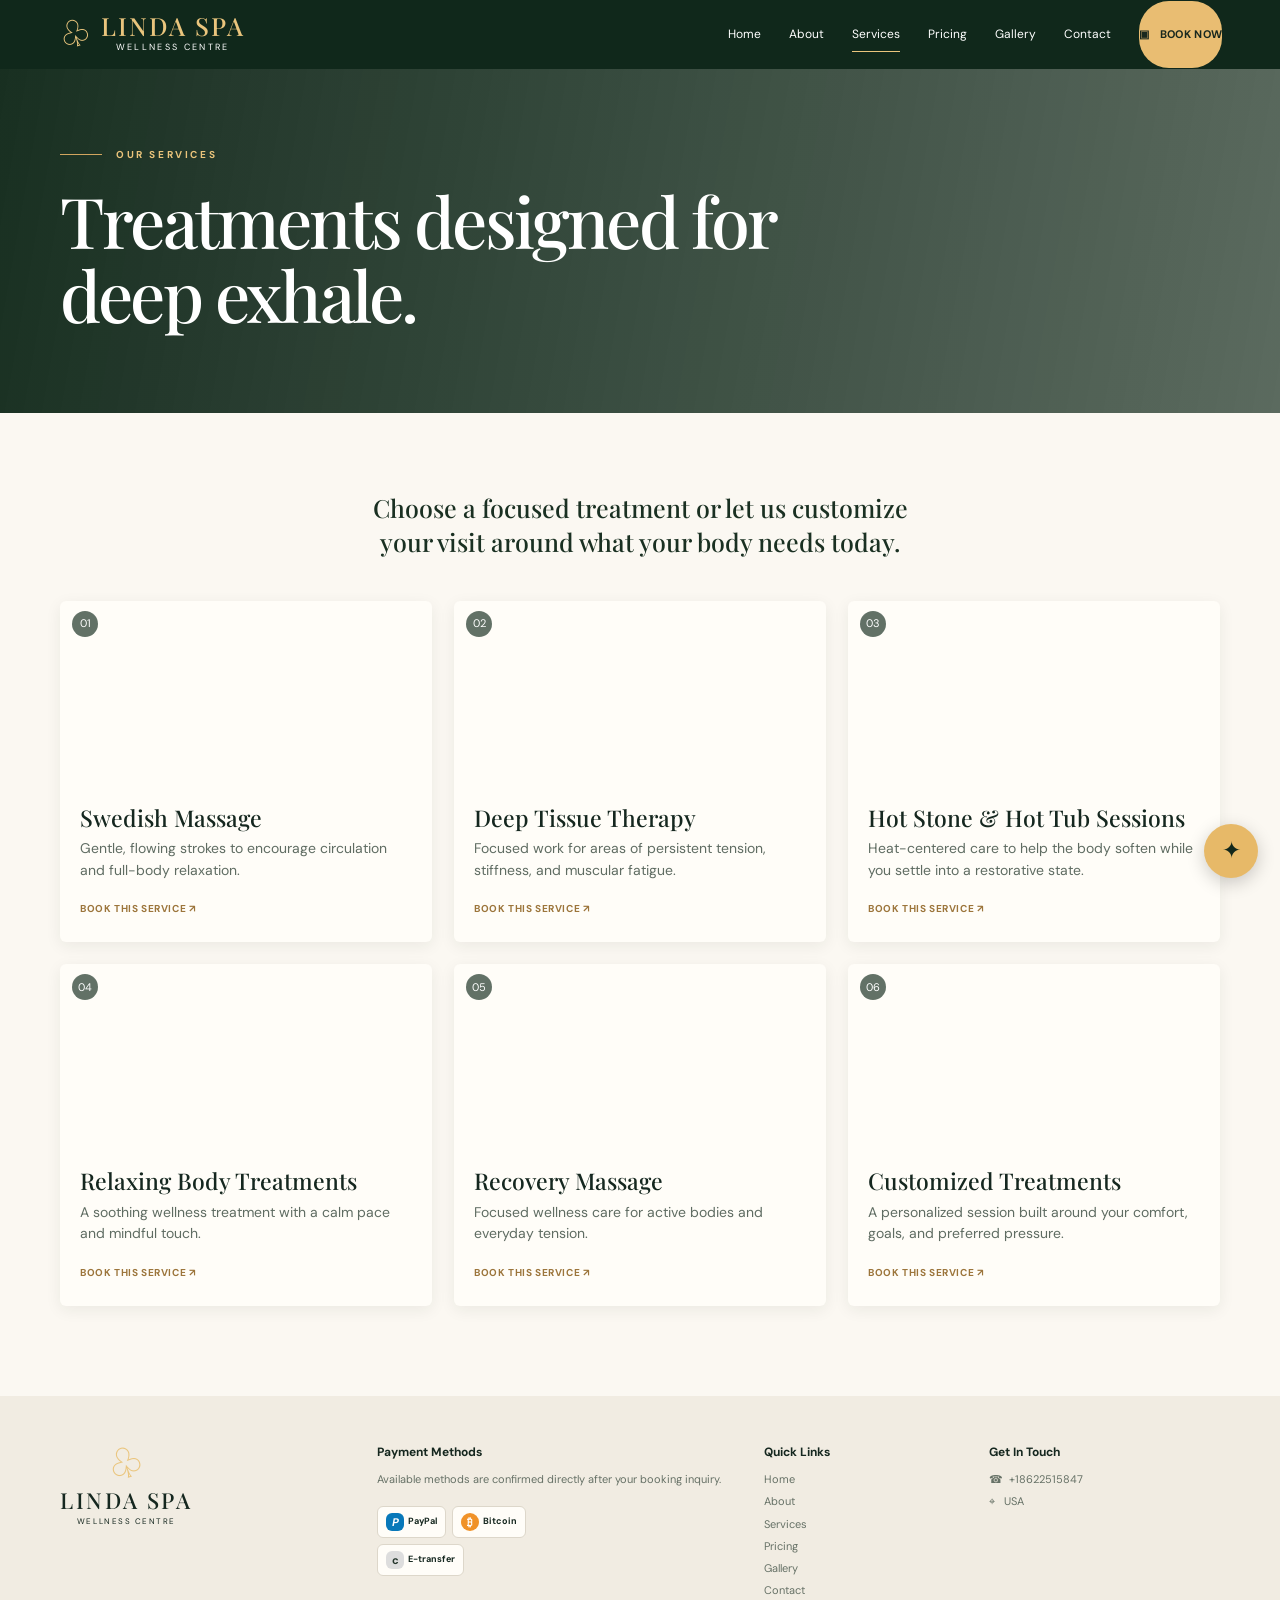
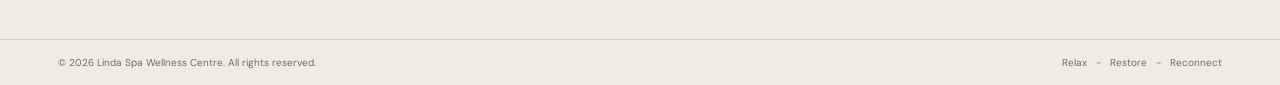
<file: services.html>
<!DOCTYPE html>
<html lang="en">
  <head>
    <meta charset="utf-8" />
    <meta name="viewport" content="width=device-width, initial-scale=1" />
    <meta name="description" content="Services | Linda Spa Wellness Centre, USA" />
    <title>Services | Linda Spa Wellness Centre</title>

    <!-- Google Fonts -->
    <link rel="preconnect" href="https://fonts.googleapis.com" />
    <link rel="preconnect" href="https://fonts.gstatic.com" crossorigin />
    <link
      href="https://fonts.googleapis.com/css2?family=DM+Sans:wght@400;500;600;700&family=Playfair+Display:wght@500;600;700&display=swap"
      rel="stylesheet"
    />

    <!-- Stylesheet -->
    <link rel="stylesheet" href="./styles.css" />
  </head>

  <body>
    <!-- Site Header -->
    <header class="site-header">
      <a class="brand" href="./index.html" aria-label="Linda Spa home">
        <span class="brand-symbol">♧</span>
        <span>
          <strong>LINDA SPA</strong>
          <small>WELLNESS CENTRE <b></b></small>
        </span>
      </a>
      <button class="menu-toggle" aria-label="Open navigation" aria-expanded="false">
        ☰
      </button>
      <nav class="main-nav" aria-label="Main navigation">
        <a href="./index.html">Home</a>
        <a href="./about.html">About</a>
        <a href="./services.html" class="active">Services</a>
        <a href="./pricing.html">Pricing</a>
        <a href="./gallery.html">Gallery</a>
        <a href="./contact.html">Contact</a>
        <a class="header-book" href="./booking.html">▣ &nbsp; BOOK NOW</a>
      </nav>
    </header>

    <!-- Main Content -->
    <main>
      <!-- Page Hero Section -->
      <section class="inner-page-hero">
        <div class="content-width">
          <div class="section-label light">
            <span></span> OUR SERVICES
          </div>
          <h1>Treatments designed for deep exhale.</h1>
        </div>
      </section>

      <!-- Services Grid Section -->
      <section class="content-width page-content">
        <p class="page-lead centered-lead">
          Choose a focused treatment or let us customize your visit around what your body needs today.
        </p>

        <div class="service-page-grid">
          <article>
            <div class="service-photo photo-massage"><span>01</span></div>
            <h2>Swedish Massage</h2>
            <p>Gentle, flowing strokes to encourage circulation and full-body relaxation.</p>
            <a href="./booking.html">BOOK THIS SERVICE ↗</a>
          </article>

          <article>
            <div class="service-photo photo-deep"><span>02</span></div>
            <h2>Deep Tissue Therapy</h2>
            <p>Focused work for areas of persistent tension, stiffness, and muscular fatigue.</p>
            <a href="./booking.html">BOOK THIS SERVICE ↗</a>
          </article>

          <article>
            <div class="service-photo photo-hot"><span>03</span></div>
            <h2>Hot Stone &amp; Hot Tub Sessions</h2>
            <p>Heat-centered care to help the body soften while you settle into a restorative state.</p>
            <a href="./booking.html">BOOK THIS SERVICE ↗</a>
          </article>

          <article>
            <div class="service-photo photo-body"><span>04</span></div>
            <h2>Relaxing Body Treatments</h2>
            <p>A soothing wellness treatment with a calm pace and mindful touch.</p>
            <a href="./booking.html">BOOK THIS SERVICE ↗</a>
          </article>

          <article>
            <div class="service-photo photo-recovery"><span>05</span></div>
            <h2>Recovery Massage</h2>
            <p>Focused wellness care for active bodies and everyday tension.</p>
            <a href="./booking.html">BOOK THIS SERVICE ↗</a>
          </article>

          <article>
            <div class="service-photo photo-custom"><span>06</span></div>
            <h2>Customized Treatments</h2>
            <p>A personalized session built around your comfort, goals, and preferred pressure.</p>
            <a href="./booking.html">BOOK THIS SERVICE ↗</a>
          </article>
        </div>
      </section>
    </main>

    <!-- Site Footer -->
    <footer class="site-footer">
      <div class="content-width footer-grid">
        <div class="footer-logo">
          <span class="brand-symbol">♧</span>
          <strong>LINDA SPA</strong>
          <small>WELLNESS CENTRE<br /></small>
        </div>

        <div>
          <h4>Payment Methods</h4>
          <p>Available methods are confirmed directly after your booking inquiry.</p>
          <div class="payment-methods">
            <div class="payment-method paypal"><span class="payment-mark">P</span><strong>PayPal</strong></div>
            <div class="payment-method bitcoin"><span class="payment-mark">₿</span><strong>Bitcoin</strong></div>
            <div class="payment-method E-transfer"><span class="payment-mark">c</span><strong>E-transfer</strong></div>
          </div>
        </div>

        <div>
          <h4>Quick Links</h4>
          <a href="./index.html">Home</a>
          <a href="./about.html">About</a>
          <a href="./services.html">Services</a>
          <a href="./pricing.html">Pricing</a>
          <a href="./gallery.html">Gallery</a>
          <a href="./contact.html">Contact</a>
        </div>

        <div>
          <h4>Get In Touch</h4>
          <a href="tel:+18622515847">☎ &nbsp;+18622515847</a>
          <p>⌖ &nbsp; USA</p>
        </div>
      </div>

      <div class="footer-bottom">
        <span>© <span id="year"></span> Linda Spa Wellness Centre. All rights reserved.</span>
        <span>Relax &nbsp; - &nbsp; Restore &nbsp; - &nbsp; Reconnect</span>
      </div>
    </footer>

    <!-- Chat Assistant Widget -->
    <button class="chat-launcher" id="chat-launcher" aria-label="Open Linda Spa Assistant">
      ✦
    </button>
    <aside class="chat-panel" id="chat-panel" aria-label="Linda Spa Assistant">
      <div class="chat-header">
        <div>
          <strong>Linda Spa Assistant</strong>
          <small>Usually replies instantly</small>
        </div>
        <button id="chat-close" aria-label="Close chat">×</button>
      </div>

      <div class="chat-messages" id="chat-messages">
        <div class="chat-bubble assistant">
          Hi! Welcome to Linda Spa Wellness Centre. How can I help you today?
        </div>
        <div class="chat-quick">
          <button data-question="services">View services</button>
          <button data-question="prices">View prices</button>
          <button data-question="booking">Book now</button>
          <button data-question="contact">Contact us</button>
        </div>
      </div>

      <form class="chat-form" id="chat-form">
        <input id="chat-input" autocomplete="off" placeholder="Ask a question…" />
        <button aria-label="Send message">➤</button>
      </form>
    </aside>

    <!-- Scripts -->
    <script src="./config.js"></script>
    <script src="./app.js"></script>
  </body>
</html>
</file>
<file: styles.css>
* {
  box-sizing: border-box;
}

html {
  scroll-behavior: smooth;
}

body {
  margin: 0;
  background: #fbf8f2;
  color: #15271f;
  font-family: 'DM Sans', Arial, sans-serif;
  line-height: 1.55;
}

a {
  text-decoration: none;
  color: inherit;
}

button,
input,
select,
textarea {
  font: inherit;
}

/* ==========================================================================
   Layout Helpers & Reusable Elements
   ========================================================================== */

.content-width {
  width: min(1160px, calc(100% - 96px));
  margin: auto;
}

.section-pad {
  padding: 86px 0;
}

.kicker,
.section-label {
  font-size: 10px;
  letter-spacing: 0.26em;
  font-weight: 700;
}

.kicker {
  color: #f1ce8e;
  margin: 0 0 13px;
}

.section-label {
  display: flex;
  align-items: center;
  gap: 14px;
  color: #d1a55f;
  justify-content: center;
}

.section-label span {
  width: 42px;
  height: 1px;
  background: #d1a55f;
}

/* Button Styles */

.header-book,
.gold-button {
  background: #e9bd72;
  color: #19281e;
  border: 0;
  border-radius: 30px;
  padding: 12px 23px;
  font-size: 11px;
  font-weight: 700;
  letter-spacing: 0.03em;
  display: inline-block;
  cursor: pointer;
  transition: transform 0.2s, background 0.2s;
}

.header-book:hover,
.gold-button:hover {
  transform: translateY(-2px);
  background: #f1c986;
}

.outline-button {
  border: 1px solid #e8c17b;
  border-radius: 30px;
  color: white;
  padding: 11px 23px;
  font-size: 11px;
  font-weight: 700;
  display: inline-block;
  transition: background 0.2s;
}

.outline-button:hover {
  background: rgba(232, 193, 123, 0.18);
}

.dark-button {
  background: #143121;
  color: #fff;
  border: 0;
  border-radius: 22px;
  padding: 13px 24px;
  font-size: 10px;
  font-weight: 700;
  cursor: pointer;
}

.under-link {
  display: inline-block;
  margin-top: 12px;
  color: #987342;
  font-size: 12px;
  font-weight: 700;
  border-bottom: 1px solid #cba86d;
  padding-bottom: 5px;
}

.phone-link {
  display: inline-block;
  margin-top: 20px;
  color: #a47d3e;
  font-size: 12px;
}

.phone-link strong {
  font-size: 18px;
  color: #172e20;
}

/* ==========================================================================
   Header & Navigation
   ========================================================================== */

.site-header {
  position: sticky;
  top: 0;
  z-index: 20;
  min-height: 66px;
  padding: 0 4.5vw;
  display: flex;
  align-items: center;
  justify-content: space-between;
  background: #10281b;
  color: #fff;
}

.brand {
  display: flex;
  align-items: center;
  gap: 10px;
}

.brand-symbol {
  font-size: 37px;
  line-height: 1;
  color: #eac57d;
  transform: rotate(-18deg);
  display: inline-block;
}

.brand strong {
  display: block;
  color: #eac57d;
  font-family: 'Playfair Display', Georgia, serif;
  font-size: 25px;
  line-height: 1;
  letter-spacing: 0.08em;
  font-weight: 500;
}

.brand small {
  display: block;
  color: #fff;
  font-size: 9px;
  letter-spacing: 0.26em;
  margin-top: 3px;
  text-align: center;
}

.brand small b {
  font-weight: 400;
  color: #eac57d;
}

.main-nav {
  display: flex;
  align-items: center;
  gap: 28px;
  font-size: 12px;
}

.main-nav a {
  padding: 25px 0;
  position: relative;
}

.main-nav a:not(.header-book):after {
  content: '';
  position: absolute;
  left: 0;
  right: 0;
  bottom: 17px;
  height: 1px;
  background: #eac57d;
  transform: scaleX(0);
  transition: transform 0.2s;
}

.main-nav a:hover:after,
.main-nav a.active:after {
  transform: scaleX(1);
}

.menu-toggle {
  display: none;
  background: none;
  color: white;
  border: 0;
  font-size: 25px;
}

/* ==========================================================================
   Hero Section (Home Page)
   ========================================================================== */

.hero-section {
  min-height: 470px;
  position: relative;
  background: linear-gradient(90deg, rgba(14, 26, 17, 0.94), rgba(14, 26, 17, 0.46)),
    url('https://images.unsplash.com/photo-1544161515-4ab6ce6db874?auto=format&fit=crop&w=1800&q=84') center/cover;
}

.hero-content {
  position: relative;
  z-index: 1;
  color: white;
  padding-top: 78px;
  padding-bottom: 82px;
}

.hero-content h1 {
  font: 600 clamp(48px, 6.5vw, 76px) / 0.96 'Playfair Display', Georgia, serif;
  letter-spacing: -0.04em;
  margin: 0 0 17px;
}

.hero-content h1 em,
.about-section em,
.pricing-copy em,
.booking-copy em,
.contact-section em {
  font-style: normal;
  color: #e8ba6c;
}

.hero-copy {
  max-width: 365px;
  font-size: 15px;
  margin-bottom: 25px;
}

.hero-buttons {
  display: flex;
  gap: 14px;
  align-items: center;
}

/* ==========================================================================
   Home Page Sections (About, Services, Pricing, Promises, Gallery, Forms)
   ========================================================================== */

/* About Section */

.about-section {
  background: #fbf8f2;
}

.about-section .section-label {
  justify-content: flex-start;
}

.about-grid {
  display: grid;
  grid-template-columns: 1fr 1.2fr;
  gap: 12%;
  margin-top: 27px;
}

.about-section h2,
.pricing-copy h2,
.promise-section h2,
.booking-copy h2,
.contact-section h2 {
  font: 500 clamp(38px, 5vw, 57px) / 1.05 'Playfair Display', Georgia, serif;
  margin: 0;
  letter-spacing: -0.04em;
}

.about-grid p {
  color: #57675d;
  font-size: 15px;
  max-width: 520px;
}

.about-grid .lead-copy {
  font-size: 20px;
  color: #1d3326;
  line-height: 1.45;
}

/* Services Section */

.services-section {
  background: #f5f0e7;
}

.center-title {
  text-align: center;
  font: 500 clamp(30px, 4vw, 43px) / 1.1 'Playfair Display', Georgia, serif;
  margin: 13px 0 4px;
}

.center-copy {
  text-align: center;
  max-width: 560px;
  margin: 0 auto 29px;
  color: #58655b;
  font-size: 14px;
}

.service-grid {
  display: grid;
  grid-template-columns: repeat(3, 1fr);
  gap: 14px;
}

.service-card {
  background: #fffdf8;
  text-align: center;
  padding-bottom: 19px;
  box-shadow: 0 3px 14px rgba(36, 49, 39, 0.07);
  border-radius: 5px;
  overflow: hidden;
  transition: transform 0.25s, box-shadow 0.25s;
}

.service-card:hover {
  transform: translateY(-5px);
  box-shadow: 0 10px 20px rgba(36, 49, 39, 0.12);
}

.service-photo,
.gallery-image {
  background-position: center;
  background-size: cover;
}

.service-photo {
  height: 129px;
  position: relative;
}

.service-photo span {
  position: absolute;
  top: 10px;
  left: 12px;
  color: #fff;
  font-size: 11px;
  background: rgba(15, 39, 25, 0.65);
  border-radius: 50%;
  width: 26px;
  height: 26px;
  display: grid;
  place-items: center;
}

.photo-massage {
  background-image: url('https://images.unsplash.com/photo-1544161515-4ab6ce6db874?auto=format&fit=crop&w=700&q=78');
}

.photo-deep {
  background-image: url('https://images.unsplash.com/photo-1552693673-1bf958298935?auto=format&fit=crop&w=700&q=78');
}

.photo-hot {
  background-image: url('https://images.unsplash.com/photo-1600334089648-b0d9d3028eb2?auto=format&fit=crop&w=700&q=78');
}

.photo-body {
  background-image: url('https://images.unsplash.com/photo-1519823551278-64ac92734fb1?auto=format&fit=crop&w=700&q=78');
}

.photo-recovery {
  background-image: url('https://images.unsplash.com/photo-1515377905703-c4788e51af15?auto=format&fit=crop&w=700&q=78');
}

.photo-custom {
  background-image: url('https://images.unsplash.com/photo-1540555700478-4be289fbecef?auto=format&fit=crop&w=700&q=78');
}

.service-card h3 {
  font: 600 16px 'DM Sans', Arial, sans-serif;
  margin: 11px 10px 4px;
}

.service-card p {
  font-size: 12px;
  color: #657166;
  line-height: 1.45;
  min-height: 35px;
  margin: 0 14px 10px;
}

.service-card a {
  font-size: 9px;
  letter-spacing: 0.1em;
  font-weight: 700;
  color: #a17b3f;
}

/* Pricing Section */

.pricing-section {
  background: #102d1e;
  color: white;
  position: relative;
  overflow: hidden;
}

.pricing-section:before,
.pricing-section:after {
  content: '';
  position: absolute;
  width: 270px;
  height: 160px;
  border: 1px solid rgba(192, 168, 96, 0.14);
  border-radius: 50%;
  transform: rotate(-30deg);
}

.pricing-section:before {
  left: -140px;
  bottom: 40px;
}

.pricing-section:after {
  right: -130px;
  top: 20px;
}

.pricing-grid {
  position: relative;
  z-index: 1;
  display: grid;
  grid-template-columns: 1fr 2fr;
  gap: 6%;
  align-items: center;
}

.pricing-copy .section-label {
  justify-content: flex-start;
  color: #f0c879;
}

.pricing-copy h2 {
  color: white;
  margin: 15px 0;
}

.pricing-copy p {
  color: #c5d1c4;
  max-width: 300px;
  font-size: 13px;
}

.light-button {
  margin-top: 13px;
}

.rate-grid {
  display: grid;
  grid-template-columns: repeat(4, 1fr);
  gap: 12px;
}

.rate-card {
  background: #fffdf8;
  color: #182b20;
  border-radius: 6px;
  text-align: center;
  padding: 15px 8px 10px;
  min-height: 122px;
  display: flex;
  flex-direction: column;
  align-items: center;
  justify-content: space-between;
}

.rate-card span {
  font-size: 12px;
}

.rate-card strong {
  font: 500 25px 'Playfair Display', Georgia, serif;
}

.rate-card a {
  background: #bd9556;
  color: #fff;
  border-radius: 20px;
  font-size: 9px;
  padding: 8px 24px;
}

.wide-rate {
  grid-column: 2 / 4;
}

/* Promises Section */

.promise-section {
  background: #fbf8f2;
}

.promise-grid {
  display: grid;
  grid-template-columns: 1.35fr repeat(5, 1fr);
  align-items: center;
}

.promise-grid h2 {
  margin-top: 17px;
}

.promise-item {
  text-align: center;
  border-left: 1px solid #dedbd1;
  min-height: 89px;
  display: flex;
  flex-direction: column;
  align-items: center;
  justify-content: center;
  gap: 7px;
}

.promise-item span {
  font-size: 27px;
  color: #2c4234;
}

.promise-item strong {
  font-size: 11px;
  font-weight: 400;
  line-height: 1.35;
}

/* Gallery Section */

.gallery-section {
  background: #fffdfa;
}

.gallery-section .section-label {
  margin-bottom: 12px;
}

.gallery-grid {
  display: grid;
  grid-template-columns: repeat(6, 1fr);
  gap: 11px;
  margin-top: 24px;
}

.gallery-image {
  height: 130px;
  border-radius: 5px;
}

.gallery-one {
  background-image: url('https://images.unsplash.com/photo-1540555700478-4be289fbecef?auto=format&fit=crop&w=600&q=78');
}

.gallery-two {
  background-image: url('https://images.unsplash.com/photo-1600334089648-b0d9d3028eb2?auto=format&fit=crop&w=600&q=78');
}

.gallery-three {
  background-image: url('https://images.unsplash.com/photo-1552693673-1bf958298935?auto=format&fit=crop&w=600&q=78');
}

.gallery-four {
  background-image: url('https://images.unsplash.com/photo-1519823551278-64ac92734fb1?auto=format&fit=crop&w=600&q=78');
}

.gallery-five {
  background-image: url('https://images.unsplash.com/photo-1544161515-4ab6ce6db874?auto=format&fit=crop&w=600&q=78');
}

.gallery-six {
  background-image: url('https://images.unsplash.com/photo-1540555700478-4be289fbecef?auto=format&fit=crop&w=600&q=78');
}

/* Booking & Contact Sections */

.booking-section {
  background: #f4eee4;
}

.booking-grid {
  display: grid;
  grid-template-columns: 0.82fr 1.18fr;
  gap: 11%;
}

.booking-copy .section-label,
.contact-section .section-label {
  justify-content: flex-start;
}

.booking-copy h2,
.contact-section h2 {
  margin: 17px 0;
}

.booking-copy p,
.contact-section p {
  color: #5b6b61;
  max-width: 350px;
}

.booking-form,
.contact-form {
  background: #fffdf8;
  padding: 27px;
  border-radius: 7px;
  box-shadow: 0 6px 20px rgba(34, 50, 39, 0.08);
}

.form-heading {
  display: flex;
  align-items: center;
  gap: 13px;
  margin-bottom: 18px;
}

.form-heading span {
  color: #bf9351;
  font-size: 11px;
}

.form-heading h3 {
  font: 600 21px 'Playfair Display', Georgia, serif;
  margin: 0;
}

.form-grid {
  display: grid;
  grid-template-columns: 1fr 1fr;
  gap: 0 18px;
}

.booking-form label,
.contact-form label {
  display: block;
  font-size: 10px;
  font-weight: 700;
  letter-spacing: 0.04em;
  margin-bottom: 15px;
  color: #33443a;
}

.booking-form input,
.booking-form select,
.booking-form textarea,
.contact-form input,
.contact-form textarea {
  width: 100%;
  display: block;
  border: 0;
  border-bottom: 1px solid #d9d8cf;
  background: transparent;
  color: #1a3023;
  padding: 9px 0;
  margin-top: 6px;
  outline: none;
  font-size: 13px;
}

.booking-form textarea,
.contact-form textarea {
  resize: vertical;
}

.booking-form input:focus,
.booking-form select:focus,
.booking-form textarea:focus,
.contact-form input:focus,
.contact-form textarea:focus {
  border-color: #bc9050;
}

.form-note {
  font-size: 10px;
  color: #7b847c;
  line-height: 1.5;
}

.submit-button {
  margin-top: 4px;
}

.form-status {
  font-size: 12px;
  min-height: 20px;
  margin-top: 12px;
}

.form-status.error {
  color: #b75242;
}

.form-status.success {
  color: #377257;
}

.contact-section {
  background: #fbf8f2;
}

.contact-grid {
  display: grid;
  grid-template-columns: 1fr 0.85fr;
  gap: 14%;
}

.contact-details {
  display: flex;
  gap: 28px;
  margin-top: 30px;
}

.contact-details > a,
.contact-details > span {
  display: flex;
  gap: 8px;
  color: #b48645;
  font-size: 19px;
}

.contact-details span span {
  display: flex;
  flex-direction: column;
  color: #738075;
  font-size: 10px;
}

.contact-details strong {
  font-size: 15px;
  color: #183323;
}

/* ==========================================================================
   Footer Component
   ========================================================================== */

.site-footer {
  background: #f1ece2;
}

.footer-grid {
  display: grid;
  grid-template-columns: 1.2fr 1.5fr 0.8fr 1fr;
  gap: 40px;
  padding: 47px 0 35px;
}

.footer-logo {
  display: flex;
  flex-direction: column;
  align-items: center;
  width: max-content;
}

.footer-logo .brand-symbol {
  font-size: 42px;
}

.footer-logo strong {
  font: 500 22px 'Playfair Display', Georgia, serif;
  letter-spacing: 0.12em;
}

.footer-logo small {
  text-align: center;
  font-size: 8px;
  letter-spacing: 0.19em;
}

.footer-grid h4 {
  font-size: 12px;
  margin: 0 0 10px;
}

.footer-grid p,
.footer-grid a {
  font-size: 11px;
  color: #667166;
  display: block;
  margin: 5px 0;
}

.payment-list {
  display: flex;
  gap: 12px;
  flex-wrap: wrap;
  margin-top: 15px;
}

.payment-list span {
  font-weight: 700;
  color: #487c8e;
  font-size: 12px;
}

.payment-list span:nth-child(3) {
  color: #2e9d4e;
}

.payment-list span:nth-child(4) {
  color: #b57b16;
}

.payment-list span:nth-child(5) {
  color: #23a45d;
  font-size: 17px;
}

.footer-bottom {
  display: flex;
  justify-content: space-between;
  border-top: 1px solid #d6d3ca;
  padding: 15px 4.5vw;
  color: #667166;
  font-size: 10px;
}

/* ==========================================================================
   Chat Assistant Widget
   ========================================================================== */

.chat-launcher {
  position: fixed;
  right: 22px;
  bottom: 22px;
  z-index: 30;
  width: 54px;
  height: 54px;
  border: 0;
  border-radius: 50%;
  background: #e7b968;
  color: #13281b;
  font-size: 23px;
  box-shadow: 0 5px 18px rgba(0, 0, 0, 0.2);
  cursor: pointer;
}

.chat-panel {
  position: fixed;
  z-index: 31;
  right: 22px;
  bottom: 88px;
  width: min(350px, calc(100% - 35px));
  background: #fffdf8;
  border-radius: 9px;
  box-shadow: 0 12px 35px rgba(20, 35, 26, 0.28);
  overflow: hidden;
  display: none;
}

.chat-panel.open {
  display: block;
}

.chat-header {
  background: #123021;
  color: #fff;
  padding: 15px 17px;
  display: flex;
  justify-content: space-between;
}

.chat-header strong,
.chat-header small {
  display: block;
}

.chat-header strong {
  font-size: 14px;
}

.chat-header small {
  font-size: 10px;
  color: #c8d4c7;
  margin-top: 2px;
}

.chat-header button {
  border: 0;
  background: transparent;
  color: #fff;
  font-size: 24px;
  cursor: pointer;
}

.chat-messages {
  padding: 15px;
  height: 230px;
  overflow: auto;
}

.chat-bubble {
  max-width: 90%;
  padding: 10px 12px;
  border-radius: 10px;
  font-size: 12px;
  line-height: 1.5;
  margin-bottom: 12px;
}

.assistant {
  background: #edf0e8;
  color: #263c2d;
}

.user {
  background: #e8bd70;
  margin-left: auto;
  color: #16281b;
}

.chat-quick {
  display: flex;
  gap: 6px;
  flex-wrap: wrap;
}

.chat-quick button {
  border: 1px solid #b38c53;
  background: transparent;
  color: #735527;
  border-radius: 16px;
  padding: 6px 9px;
  font-size: 10px;
  cursor: pointer;
}

.chat-form {
  display: flex;
  border-top: 1px solid #e6e1d8;
}

.chat-form input {
  border: 0;
  padding: 12px;
  outline: 0;
  flex: 1;
  font-size: 12px;
}

.chat-form button {
  border: 0;
  background: #e8bd70;
  width: 44px;
  cursor: pointer;
}

/* ==========================================================================
   Multi-page Custom Layout Additions
   ========================================================================== */

.inner-page-hero {
  background: linear-gradient(100deg, rgba(15, 39, 25, 0.96), rgba(15, 39, 25, 0.68)),
    url('https://images.unsplash.com/photo-1544161515-4ab6ce6db874?auto=format&fit=crop&w=1600&q=82') center/cover;
  color: white;
  padding: 78px 0 82px;
}

.inner-page-hero .section-label {
  justify-content: flex-start;
  color: #eac47b;
}

.inner-page-hero h1 {
  font: 500 clamp(42px, 6vw, 70px) / 1.05 'Playfair Display', Georgia, serif;
  max-width: 760px;
  margin: 22px 0 0;
  letter-spacing: -0.04em;
}

.page-content {
  padding-top: 78px;
  padding-bottom: 90px;
}

.split-page,
.booking-page,
.contact-page {
  display: grid;
  grid-template-columns: 1fr 1.2fr;
  gap: 13%;
  align-items: start;
}

.page-lead {
  font: 500 25px / 1.35 'Playfair Display', Georgia, serif;
  color: #1a3022;
  margin: 0 0 25px;
}

.page-content p:not(.page-lead) {
  color: #5f6c62;
  font-size: 14px;
}

.dark-text-button {
  color: #172b1e;
  margin-top: 15px;
}

.soft-band {
  background: #edf0e7;
  padding: 74px 0;
}

.values-grid {
  display: grid;
  grid-template-columns: repeat(3, 1fr);
  gap: 45px;
}

.values-grid span {
  color: #b68b4d;
  font-size: 11px;
}

.values-grid h2 {
  font: 500 27px 'Playfair Display', Georgia, serif;
  margin: 13px 0 7px;
}

.values-grid p {
  color: #637166;
  font-size: 13px;
}

.centered-lead {
  max-width: 570px;
  text-align: center;
  margin: 0 auto 42px;
}

.service-page-grid {
  display: grid;
  grid-template-columns: repeat(3, 1fr);
  gap: 22px;
}

.service-page-grid article {
  background: #fffdf8;
  border-radius: 6px;
  padding-bottom: 22px;
  box-shadow: 0 4px 16px rgba(29, 46, 35, 0.07);
  overflow: hidden;
}

.service-page-grid .service-photo {
  height: 185px;
}

.service-page-grid h2 {
  font: 500 23px / 1.15 'Playfair Display', Georgia, serif;
  margin: 19px 20px 7px;
}

.service-page-grid p {
  margin: 0 20px 14px;
  min-height: 40px;
}

.service-page-grid article > a {
  margin-left: 20px;
  color: #9c753b;
  font-size: 10px;
  font-weight: 700;
  letter-spacing: 0.06em;
}

.pricing-page {
  max-width: 900px;
}

.large-rate-list {
  border-top: 1px solid #d8d5cb;
  margin-top: 38px;
}

.large-rate-list > div {
  display: grid;
  grid-template-columns: 1.6fr 1fr 0.7fr;
  align-items: center;
  border-bottom: 1px solid #d8d5cb;
  padding: 23px 0;
}

.large-rate-list span {
  font-size: 15px;
}

.large-rate-list strong {
  font: 500 31px 'Playfair Display', Georgia, serif;
  color: #a97935;
}

.large-rate-list a {
  justify-self: end;
  background: #143121;
  color: #fff;
  border-radius: 22px;
  padding: 9px 19px;
  font-size: 10px;
  font-weight: 700;
}

.payment-title {
  font: 500 34px 'Playfair Display', Georgia, serif;
  margin: 65px 0 8px;
}

.payment-methods {
  display: flex;
  gap: 11px;
  flex-wrap: wrap;
  margin-top: 18px;
}

.payment-method {
  display: inline-flex;
  align-items: center;
  gap: 8px;
  border: 1px solid #ddd7ca;
  background: #fffdf8;
  border-radius: 6px;
  padding: 9px 13px;
  min-width: 108px;
  box-shadow: 0 2px 8px rgba(30, 47, 35, 0.05);
}

.payment-mark {
  width: 25px;
  height: 25px;
  border-radius: 6px;
  display: grid;
  place-items: center;
  font-weight: 700;
  font-size: 15px;
  background: #ddd;
  color: #26372d;
}

.payment-method strong {
  font-size: 11px;
}

.payment-method.paypal .payment-mark {
  background: #0878b9;
  color: white;
  font-style: italic;
}

.payment-method.apple .payment-mark {
  background: #111;
  color: white;
  font-size: 16px;
}

.payment-method.cashapp .payment-mark {
  background: #23a954;
  color: white;
  border-radius: 50%;
}

.payment-method.bitcoin .payment-mark {
  background: #f09228;
  color: white;
  border-radius: 50%;
}

.payment-method.chime .payment-mark {
  background: #56ba7b;
  color: white;
  border-radius: 50%;
  font-family: Georgia, serif;
}

.gallery-page-grid {
  display: grid;
  grid-template-columns: repeat(4, 1fr);
  gap: 15px;
}

.gallery-page-grid .gallery-image {
  height: 220px;
}

.gallery-page-grid .gallery-image:nth-child(3n) {
  height: 300px;
}

.booking-page {
  grid-template-columns: 0.75fr 1.25fr;
}

.booking-intro-page {
  padding-top: 15px;
}

.contact-page {
  grid-template-columns: 1fr 0.9fr;
}

.contact-page .page-lead {
  max-width: 430px;
}

.contact-page .contact-details {
  margin-top: 36px;
}

.footer-grid .payment-methods {
  gap: 6px;
  max-width: 230px;
}

.footer-grid .payment-method {
  min-width: 0;
  padding: 6px 8px;
  gap: 4px;
  box-shadow: none;
}

.footer-grid .payment-mark {
  width: 18px;
  height: 18px;
  font-size: 11px;
}

.footer-grid .payment-method strong {
  font-size: 9px;
}

/* ==========================================================================
   Media Queries & Responsiveness
   ========================================================================== */

/* Tablet Breakpoint (max-width: 950px) */
@media (max-width: 950px) {
  .main-nav {
    gap: 17px;
  }

  .service-grid {
    grid-template-columns: repeat(2, 1fr);
  }

  .pricing-grid {
    grid-template-columns: 1fr;
  }

  .pricing-copy {
    display: flex;
    flex-direction: column;
    align-items: flex-start;
  }

  .rate-grid {
    max-width: 700px;
  }

  .promise-grid {
    grid-template-columns: repeat(3, 1fr);
    gap: 18px;
  }

  .promise-grid > div:first-child {
    grid-column: 1 / -1;
  }

  .promise-item {
    border-left: 0;
    border-top: 1px solid #dedbd1;
    padding-top: 14px;
  }

  .gallery-grid {
    grid-template-columns: repeat(3, 1fr);
  }

  .service-page-grid {
    grid-template-columns: repeat(2, 1fr);
  }

  .split-page,
  .booking-page,
  .contact-page {
    gap: 7%;
  }

  .gallery-page-grid {
    grid-template-columns: repeat(3, 1fr);
  }
}

/* Mobile Breakpoint (max-width: 700px) */
@media (max-width: 700px) {
  .content-width {
    width: min(100% - 38px, 560px);
  }

  .site-header {
    min-height: 63px;
  }

  .brand strong {
    font-size: 19px;
  }

  .brand small {
    font-size: 7px;
  }

  .menu-toggle {
    display: block;
  }

  .main-nav {
    position: absolute;
    top: 63px;
    left: 0;
    right: 0;
    background: #10281b;
    display: none;
    flex-direction: column;
    align-items: stretch;
    padding: 10px 19px 18px;
    gap: 0;
  }

  .main-nav.open {
    display: flex;
  }

  .main-nav a {
    padding: 12px 0;
  }

  .main-nav a:not(.header-book):after {
    bottom: 6px;
  }

  .header-book {
    text-align: center;
    margin-top: 7px;
  }

  .hero-section {
    min-height: 520px;
  }

  .hero-content {
    padding-top: 74px;
  }

  .hero-buttons {
    align-items: stretch;
    flex-direction: column;
    width: max-content;
  }

  .section-pad {
    padding: 65px 0;
  }

  .about-grid,
  .booking-grid,
  .contact-grid {
    grid-template-columns: 1fr;
    gap: 35px;
  }

  .service-grid {
    grid-template-columns: 1fr;
  }

  .pricing-grid {
    gap: 35px;
  }

  .rate-grid {
    grid-template-columns: repeat(2, 1fr);
  }

  .wide-rate {
    grid-column: 1 / -1;
  }

  .promise-grid {
    grid-template-columns: repeat(2, 1fr);
  }

  .gallery-grid {
    grid-template-columns: repeat(2, 1fr);
  }

  .gallery-image {
    height: 125px;
  }

  .form-grid {
    grid-template-columns: 1fr;
  }

  .contact-details {
    flex-direction: column;
    gap: 14px;
  }

  .footer-grid {
    grid-template-columns: 1fr 1fr;
    gap: 28px;
  }

  .footer-logo {
    margin: auto;
  }

  .footer-bottom {
    flex-direction: column;
    gap: 7px;
    text-align: center;
  }

  .booking-form,
  .contact-form {
    padding: 20px;
  }

  .chat-launcher {
    right: 17px;
    bottom: 17px;
  }

  .chat-panel {
    right: 17px;
    bottom: 82px;
  }

  .inner-page-hero {
    padding: 61px 0 66px;
  }

  .page-content {
    padding-top: 55px;
    padding-bottom: 65px;
  }

  .split-page,
  .booking-page,
  .contact-page {
    grid-template-columns: 1fr;
    gap: 35px;
  }

  .values-grid,
  .service-page-grid {
    grid-template-columns: 1fr;
  }

  .values-grid {
    gap: 24px;
  }

  .service-page-grid .service-photo {
    height: 170px;
  }

  .large-rate-list > div {
    grid-template-columns: 1.2fr 0.8fr;
    gap: 10px;
  }

  .large-rate-list a {
    grid-column: 1 / -1;
    justify-self: start;
  }

  .gallery-page-grid {
    grid-template-columns: repeat(2, 1fr);
  }

  .gallery-page-grid .gallery-image,
  .gallery-page-grid .gallery-image:nth-child(3n) {
    height: 170px;
  }

  .payment-method {
    min-width: 0;
  }

  .payment-title {
    margin-top: 45px;
  }

  .footer-grid .payment-methods {
    max-width: 100%;
  }
}

/* Small Mobile Breakpoint (max-width: 410px) */
@media (max-width: 410px) {
  .brand strong {
    font-size: 16px;
  }

  .brand-symbol {
    font-size: 28px;
  }

  .brand small {
    font-size: 6px;
  }

  .hero-content h1 {
    font-size: 47px;
  }

  .hero-copy {
    font-size: 14px;
  }

  .rate-card {
    padding-left: 4px;
    padding-right: 4px;
  }

  .rate-card a {
    padding-left: 15px;
    padding-right: 15px;
  }

  .footer-grid {
    grid-template-columns: 1fr;
  }
}
</file>
